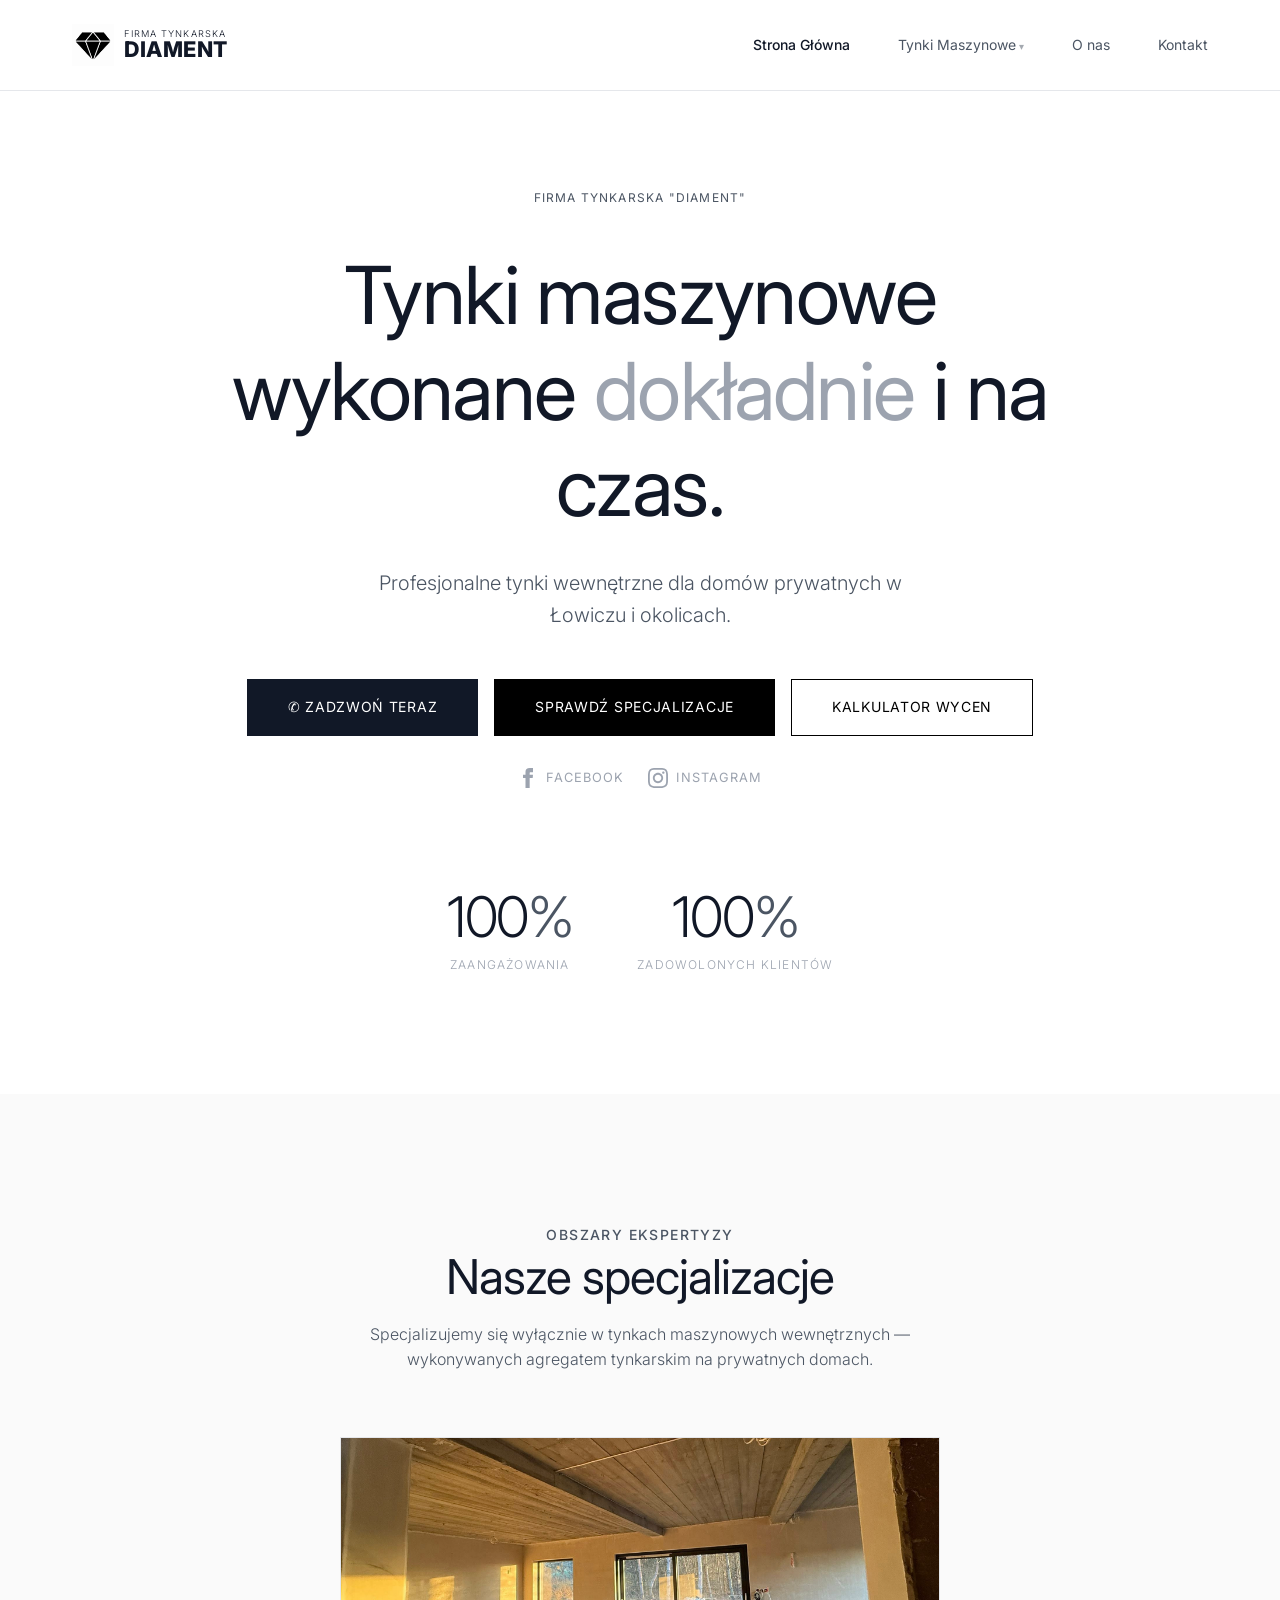
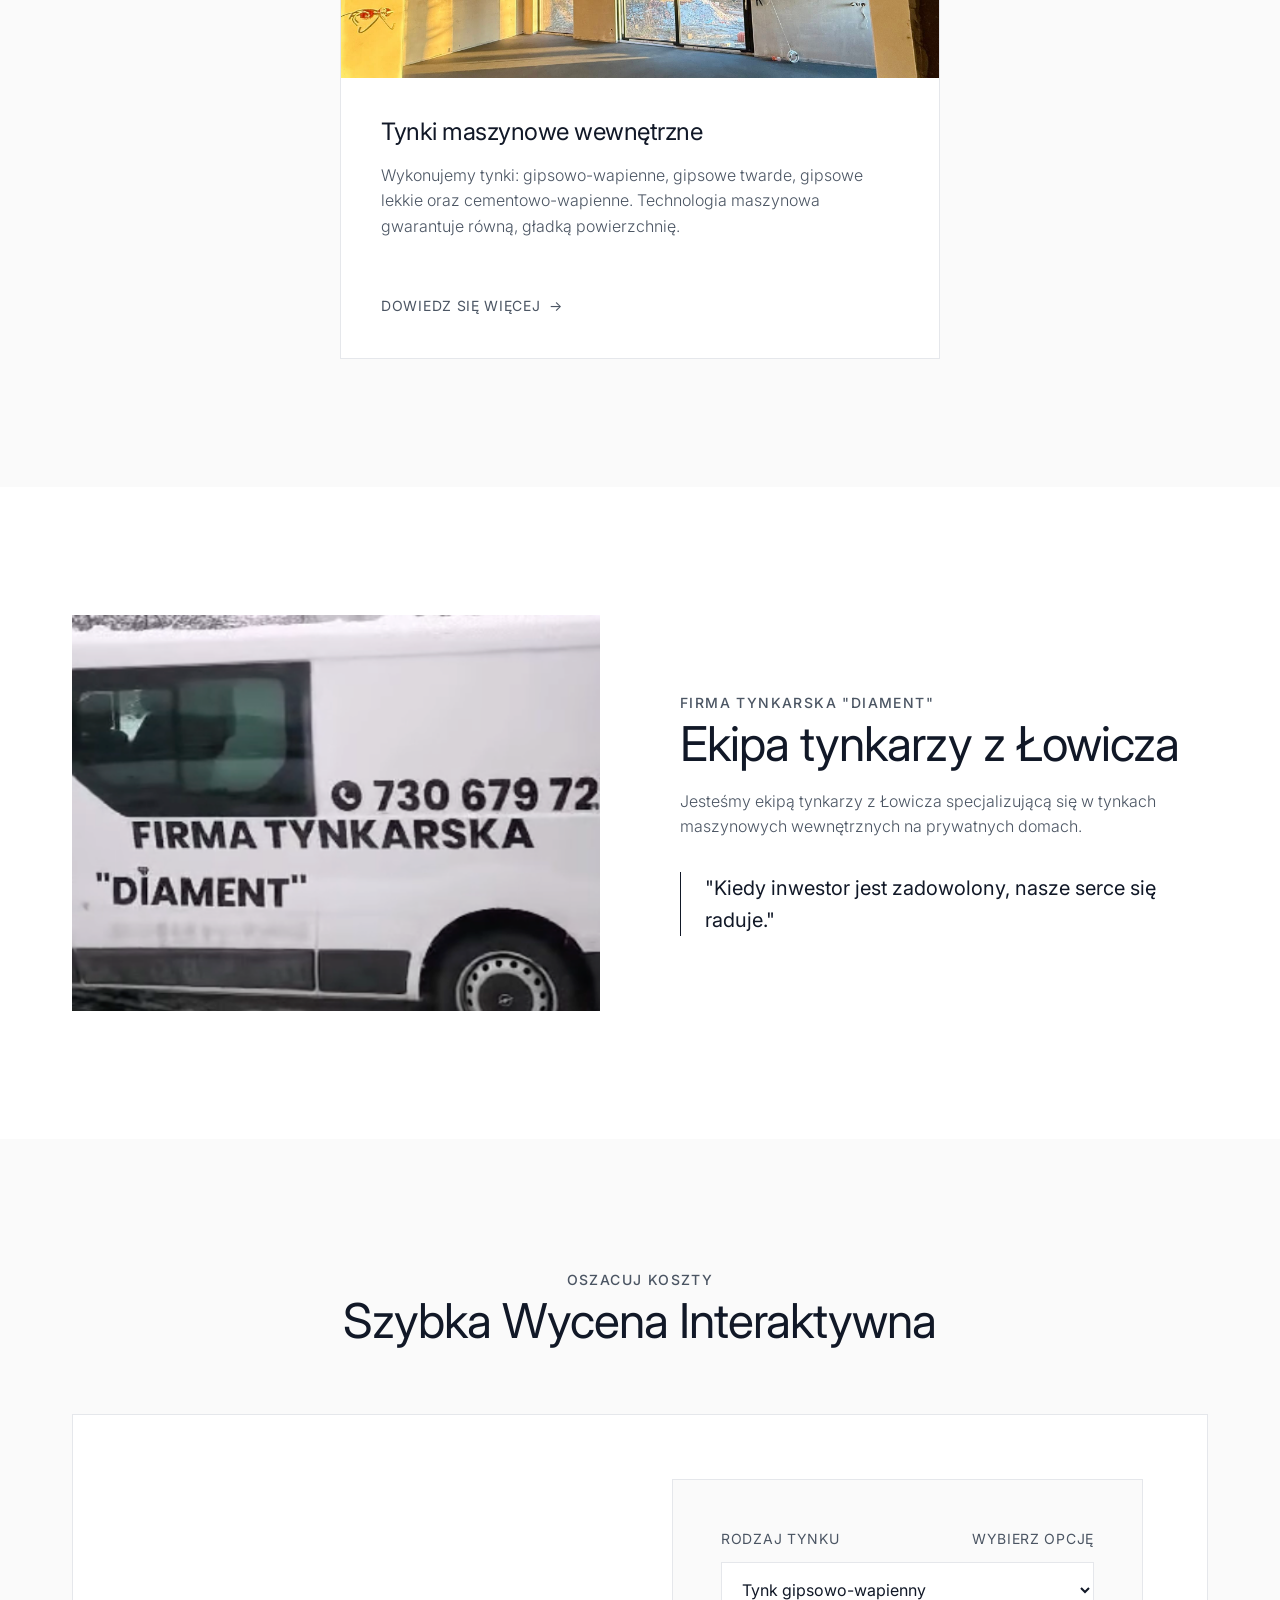
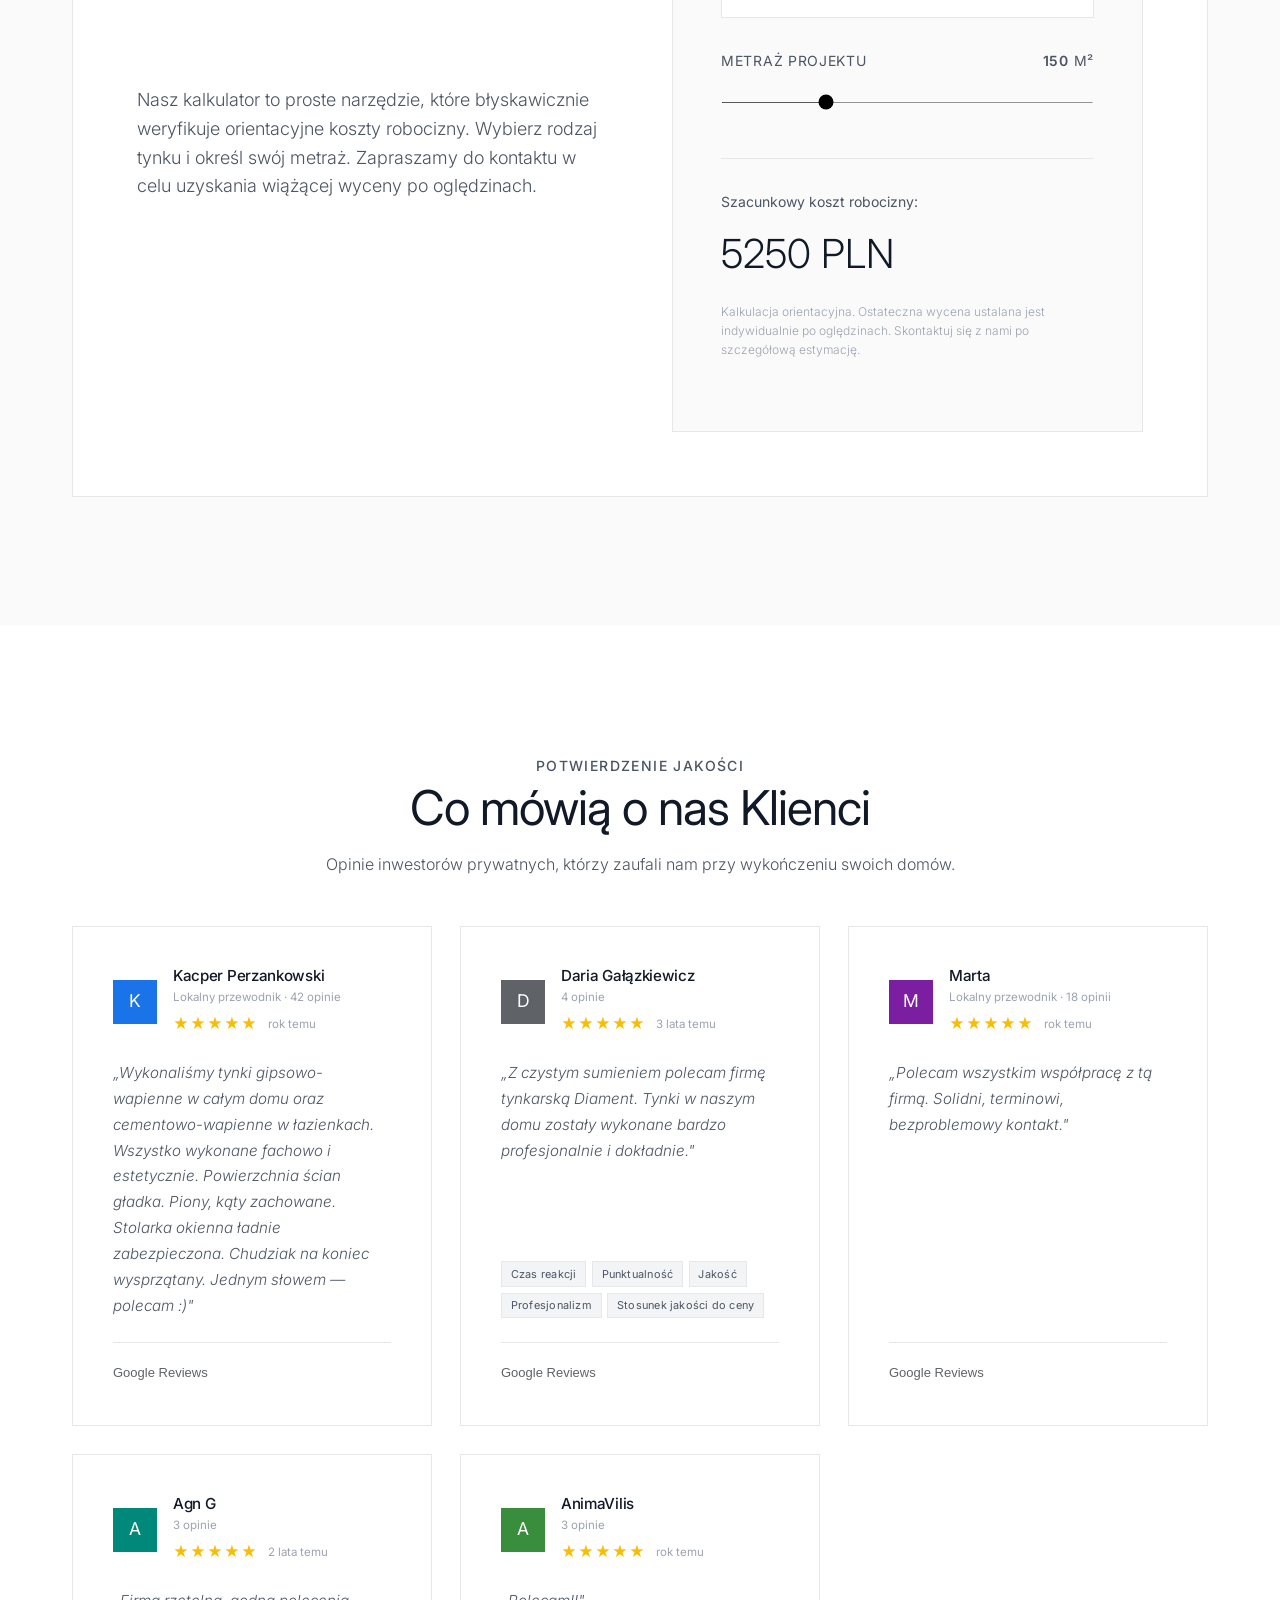
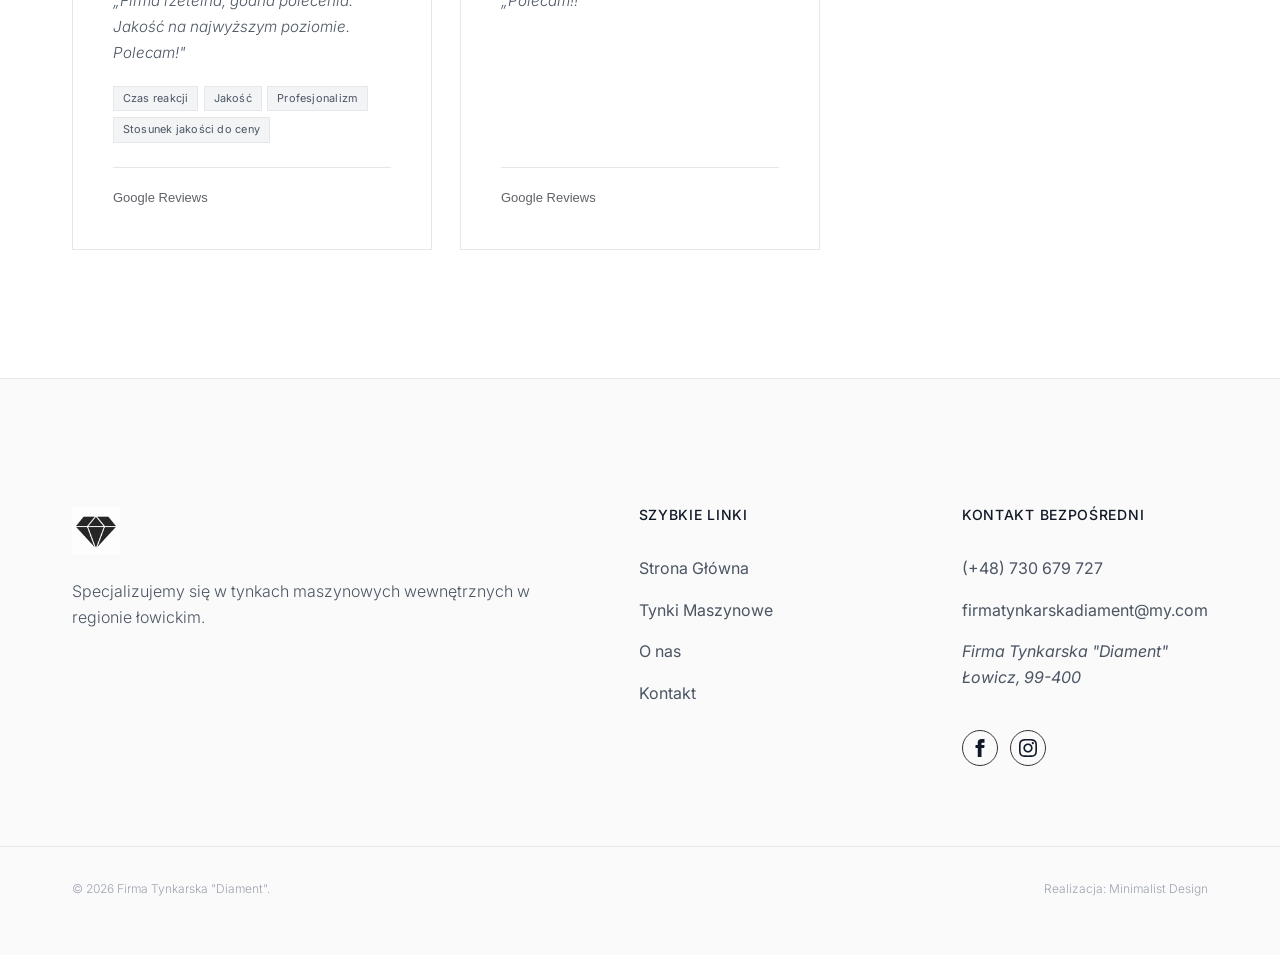
<file: index.html>
<!DOCTYPE html>
<html lang="pl-PL">
<head>
    <meta charset="UTF-8">
    <meta name="viewport" content="width=device-width, initial-scale=1.0">
    <title>Firma Tynkarska "Diament" | Tynki Maszynowe Łowicz</title>
    <link rel="preconnect" href="https://fonts.googleapis.com">
    <link rel="preconnect" href="https://fonts.gstatic.com" crossorigin>
    <link href="https://fonts.googleapis.com/css2?family=Inter:wght@300;400;500;600;700;800&display=swap" rel="stylesheet">
    <link rel="stylesheet" href="./style.css">
</head>
<body>

    <!-- Navbar -->
    <header class="navbar">
        <div class="container nav-container">
            <a href="./index.html" class="logo">
                <img src="./images/logo.png" alt='Firma Tynkarska "Diament"'>
                <div class="logo-brand">
                    <span class="logo-brand-top">Firma Tynkarska</span>
                    <span class="logo-brand-bottom">Diament</span>
                </div>
            </a>
            <button class="mobile-menu-btn" aria-label="Otwórz menu">
                <span class="bar"></span>
                <span class="bar"></span>
                <span class="bar"></span>
            </button>
            <nav class="nav-links">
                <a href="./index.html" style="color: var(--color-primary); font-weight: 500;">Strona Główna</a>
                <div class="dropdown">
                    <a href="./tynki.html">Tynki Maszynowe</a>
                    <div class="dropdown-menu">
                        <a href="./tynki.html#tynk-gipsowo-wapienny">Tynk gipsowo-wapienny</a>
                        <a href="./tynki.html#tynk-gipsowy-twardy">Tynk gipsowy twardy</a>
                        <a href="./tynki.html#tynk-gipsowy-lekki">Tynk gipsowy lekki</a>
                        <a href="./tynki.html#tynk-cementowo-wapienny">Tynk cementowo-wapienny</a>
                    </div>
                </div>
                <a href="./o-nas.html">O nas</a>
                <a href="./kontakt.html">Kontakt</a>
            </nav>
        </div>
    </header>

    <!-- Hero -->
    <section class="hero animate-on-scroll">
        <div class="container hero-content">
            <div class="hero-text">
                <span class="badge">Firma Tynkarska "Diament"</span>
                <h1>Tynki maszynowe wykonane <span>dokładnie</span> i na czas.</h1>
                <p>Profesjonalne tynki wewnętrzne dla domów prywatnych w Łowiczu i okolicach.</p>
                <div class="hero-buttons">
                    <a href="tel:+48730679727" class="btn btn-primary" style="background-color: var(--color-heading); border-color: var(--color-heading); color: white;">&#9990; Zadzwoń teraz</a>
                    <a href="./tynki.html" class="btn btn-primary">Sprawdź specjalizacje</a>
                    <a href="#wycena" class="btn btn-outline">Kalkulator wycen</a>
                </div>
                <div class="hero-social">
                    <a href="https://www.facebook.com/profile.php?id=100076384202896" target="_blank" class="hero-social-link" aria-label="Facebook Diament">
                        <svg width="20" height="20" fill="currentColor" viewBox="0 0 24 24"><path d="M9 8h-3v4h3v12h5v-12h3.642l.358-4h-4v-1.667c0-.955.192-1.333 1.115-1.333h2.885v-5h-3.808c-3.596 0-5.192 1.583-5.192 4.615v3.385z"/></svg>
                        <span>Facebook</span>
                    </a>
                    <a href="https://www.instagram.com/firma.tynkarska.diament" target="_blank" class="hero-social-link" aria-label="Instagram Diament">
                        <svg width="20" height="20" fill="currentColor" viewBox="0 0 24 24"><path d="M12 2.163c3.204 0 3.584.012 4.85.07 3.252.148 4.771 1.691 4.919 4.919.058 1.265.069 1.645.069 4.849 0 3.205-.012 3.584-.069 4.849-.149 3.225-1.664 4.771-4.919 4.919-1.266.058-1.644.07-4.85.07-3.204 0-3.584-.012-4.849-.07-3.26-.149-4.771-1.699-4.919-4.92-.058-1.265-.07-1.644-.07-4.849 0-3.204.013-3.583.07-4.849.149-3.227 1.664-4.771 4.919-4.919 1.266-.057 1.645-.069 4.849-.069zm0-2.163c-3.259 0-3.667.014-4.947.072-4.358.2-6.78 2.618-6.98 6.98-.059 1.281-.073 1.689-.073 4.948 0 3.259.014 3.668.072 4.948.2 4.358 2.618 6.78 6.98 6.98 1.281.058 1.689.072 4.948.072 3.259 0 3.668-.014 4.948-.072 4.354-.2 6.782-2.618 6.979-6.98.059-1.28.073-1.689.073-4.948 0-3.259-.014-3.667-.072-4.947-.196-4.354-2.617-6.78-6.979-6.98-1.281-.059-1.69-.073-4.949-.073zm0 5.838c-3.403 0-6.162 2.759-6.162 6.162s2.759 6.163 6.162 6.163 6.162-2.759 6.162-6.163c0-3.403-2.759-6.162-6.162-6.162zm0 10.162c-2.209 0-4-1.79-4-4 0-2.209 1.791-4 4-4s4 1.791 4 4c0 2.21-1.791 4-4 4zm6.406-11.845c-.796 0-1.441.645-1.441 1.44s.645 1.44 1.441 1.44c.795 0 1.439-.645 1.439-1.44s-.644-1.44-1.439-1.44z"/></svg>
                        <span>Instagram</span>
                    </a>
                </div>
            </div>
            <div class="hero-stats">
                <div class="stat-box">
                    <h3>100<span>%</span></h3>
                    <p>Zaangażowania</p>
                </div>
                <div class="stat-box">
                    <h3>100<span>%</span></h3>
                    <p>Zadowolonych klientów</p>
                </div>
            </div>
        </div>
    </section>

    <!-- Usługi -->
    <section id="uslugi" class="services section-padding bg-light">
        <div class="container animate-on-scroll">
            <div class="section-header text-center">
                <span class="section-subtitle">Obszary Ekspertyzy</span>
                <h2 class="section-title">Nasze specjalizacje</h2>
                <p style="max-width: 600px; margin: 0 auto;">Specjalizujemy się wyłącznie w tynkach maszynowych wewnętrznych — wykonywanych agregatem tynkarskim na prywatnych domach.</p>
            </div>
            <div class="services-grid" style="max-width: 600px; margin-left: auto; margin-right: auto;">
                <a href="./tynki.html" class="service-card animate-on-scroll">
                    <img src="./images/tynki/1.jpg" alt="Tynki maszynowe wewnętrzne" class="service-img">
                    <div class="service-content">
                        <h3>Tynki maszynowe wewnętrzne</h3>
                        <p>Wykonujemy tynki: gipsowo-wapienne, gipsowe twarde, gipsowe lekkie oraz cementowo-wapienne. Technologia maszynowa gwarantuje równą, gładką powierzchnię.</p>
                        <span class="service-link">Dowiedz się więcej</span>
                    </div>
                </a>
            </div>
        </div>
    </section>

    <!-- O Nas -->
    <section id="o-nas" class="about section-padding">
        <div class="container about-container animate-on-scroll">
            <div class="about-image">
                <img src="./images/onas.png" alt='Ekipa Firmy Tynkarskiej "Diament"' style="max-width: 100%; margin: 0 auto; display: block; object-fit: cover; aspect-ratio: 4/3;">
            </div>
            <div class="about-text">
                <span class="section-subtitle">Firma Tynkarska "Diament"</span>
                <h2 class="section-title">Ekipa tynkarzy z Łowicza</h2>
                <p>Jesteśmy ekipą tynkarzy z Łowicza specjalizującą się w tynkach maszynowych wewnętrznych na prywatnych domach.</p>
                <div class="highlight-quote">
                    "Kiedy inwestor jest zadowolony, nasze serce się raduje."
                </div>
            </div>
        </div>
    </section>

    <!-- Kalkulator -->
    <section id="wycena" class="calculator section-padding bg-light">
        <div class="container animate-on-scroll">
            <div class="section-header text-center" style="margin-bottom: 4rem;">
                <span class="section-subtitle">Oszacuj Koszty</span>
                <h2 class="section-title">Szybka Wycena Interaktywna</h2>
            </div>

            <div class="calculator-wrapper">
                <div class="calculator-text">
                    <p>Nasz kalkulator to proste narzędzie, które błyskawicznie weryfikuje orientacyjne koszty robocizny. Wybierz rodzaj tynku i określ swój metraż. Zapraszamy do kontaktu w celu uzyskania wiążącej wyceny po oględzinach.</p>
                </div>

                <div class="calculator-form">
                    <div class="form-group">
                        <label for="service-type">Rodzaj tynku <span>Wybierz Opcję</span></label>
                        <select id="service-type" class="form-control">
                            <option value="tynk_gipsowo_wapienny">Tynk gipsowo-wapienny</option>
                            <option value="tynk_gipsowy_twardy">Tynk gipsowy twardy</option>
                            <option value="tynk_gipsowy_lekki">Tynk gipsowy lekki</option>
                            <option value="tynk_cementowo_wapienny">Tynk cementowo-wapienny</option>
                        </select>
                    </div>
                    <div class="form-group">
                        <label for="area-size">Metraż Projektu <span><span id="area-val" style="font-weight: 600;">150</span> m²</span></label>
                        <input type="range" id="area-size" min="20" max="500" value="150" step="5" class="range-slider">
                    </div>
                    <div class="calculator-result">
                        <span class="result-label">Szacunkowy koszt robocizny:</span>
                        <span class="result-value" id="calc-result"></span>
                    </div>
                    <p class="calc-note">Kalkulacja orientacyjna. Ostateczna wycena ustalana jest indywidualnie po oględzinach. Skontaktuj się z nami po szczegółową estymację.</p>
                </div>
            </div>
        </div>
    </section>

    <!-- Opinie -->
    <section id="opinie" class="opinions section-padding">
        <div class="container animate-on-scroll">
            <div class="section-header text-center">
                <span class="section-subtitle">Potwierdzenie Jakości</span>
                <h2 class="section-title">Co mówią o nas Klienci</h2>
                <p>Opinie inwestorów prywatnych, którzy zaufali nam przy wykończeniu swoich domów.</p>
            </div>

            <div class="reviews-slider-wrapper">
            <div class="reviews-grid" id="reviews-slider" style="grid-template-columns: repeat(3, 1fr);">

                <!-- Kacper Perzankowski -->
                <div class="review-card">
                    <div class="review-header">
                        <div class="reviewer-avatar" style="background: #1a73e8;">K</div>
                        <div class="reviewer-info">
                            <h4>Kacper Perzankowski</h4>
                            <span class="reviewer-meta">Lokalny przewodnik · 42 opinie</span>
                            <div class="review-rating">
                                <div class="stars">★★★★★</div>
                                <span class="review-time">rok temu</span>
                            </div>
                        </div>
                    </div>
                    <p class="review-text">„Wykonaliśmy tynki gipsowo-wapienne w całym domu oraz cementowo-wapienne w łazienkach. Wszystko wykonane fachowo i estetycznie. Powierzchnia ścian gładka. Piony, kąty zachowane. Stolarka okienna ładnie zabezpieczona. Chudziak na koniec wysprzątany. Jednym słowem — polecam :)"</p>
                    <div class="google-logo">
                        <span style="font-weight: 500; font-family: Arial; font-size: 13px; color: #5F6368;">Google Reviews</span>
                    </div>
                </div>

                <!-- Daria Gałązkiewicz -->
                <div class="review-card">
                    <div class="review-header">
                        <div class="reviewer-avatar" style="background: #5f6368;">D</div>
                        <div class="reviewer-info">
                            <h4>Daria Gałązkiewicz</h4>
                            <span class="reviewer-meta">4 opinie</span>
                            <div class="review-rating">
                                <div class="stars">★★★★★</div>
                                <span class="review-time">3 lata temu</span>
                            </div>
                        </div>
                    </div>
                    <p class="review-text">„Z czystym sumieniem polecam firmę tynkarską Diament. Tynki w naszym domu zostały wykonane bardzo profesjonalnie i dokładnie."</p>
                    <div class="review-tags">
                        <span class="review-tag">Czas reakcji</span>
                        <span class="review-tag">Punktualność</span>
                        <span class="review-tag">Jakość</span>
                        <span class="review-tag">Profesjonalizm</span>
                        <span class="review-tag">Stosunek jakości do ceny</span>
                    </div>
                    <div class="google-logo">
                        <span style="font-weight: 500; font-family: Arial; font-size: 13px; color: #5F6368;">Google Reviews</span>
                    </div>
                </div>

                <!-- Marta -->
                <div class="review-card">
                    <div class="review-header">
                        <div class="reviewer-avatar" style="background: #7b1ea2;">M</div>
                        <div class="reviewer-info">
                            <h4>Marta</h4>
                            <span class="reviewer-meta">Lokalny przewodnik · 18 opinii</span>
                            <div class="review-rating">
                                <div class="stars">★★★★★</div>
                                <span class="review-time">rok temu</span>
                            </div>
                        </div>
                    </div>
                    <p class="review-text">„Polecam wszystkim współpracę z tą firmą. Solidni, terminowi, bezproblemowy kontakt."</p>
                    <div class="google-logo">
                        <span style="font-weight: 500; font-family: Arial; font-size: 13px; color: #5F6368;">Google Reviews</span>
                    </div>
                </div>

                <!-- Agn G -->
                <div class="review-card">
                    <div class="review-header">
                        <div class="reviewer-avatar" style="background: #00897b;">A</div>
                        <div class="reviewer-info">
                            <h4>Agn G</h4>
                            <span class="reviewer-meta">3 opinie</span>
                            <div class="review-rating">
                                <div class="stars">★★★★★</div>
                                <span class="review-time">2 lata temu</span>
                            </div>
                        </div>
                    </div>
                    <p class="review-text">„Firma rzetelna, godna polecenia. Jakość na najwyższym poziomie. Polecam!"</p>
                    <div class="review-tags">
                        <span class="review-tag">Czas reakcji</span>
                        <span class="review-tag">Jakość</span>
                        <span class="review-tag">Profesjonalizm</span>
                        <span class="review-tag">Stosunek jakości do ceny</span>
                    </div>
                    <div class="google-logo">
                        <span style="font-weight: 500; font-family: Arial; font-size: 13px; color: #5F6368;">Google Reviews</span>
                    </div>
                </div>

                <!-- AnimaVilis -->
                <div class="review-card">
                    <div class="review-header">
                        <div class="reviewer-avatar" style="background: #388e3c;">A</div>
                        <div class="reviewer-info">
                            <h4>AnimaVilis</h4>
                            <span class="reviewer-meta">3 opinie</span>
                            <div class="review-rating">
                                <div class="stars">★★★★★</div>
                                <span class="review-time">rok temu</span>
                            </div>
                        </div>
                    </div>
                    <p class="review-text">„Polecam!!"</p>
                    <div class="google-logo">
                        <span style="font-weight: 500; font-family: Arial; font-size: 13px; color: #5F6368;">Google Reviews</span>
                    </div>
                </div>

            </div><!-- /reviews-grid -->

            <div class="slider-controls">
                <button class="slider-arrow slider-prev" aria-label="Poprzednia opinia">&#8592;</button>
                <div class="slider-dots" id="slider-dots"></div>
                <button class="slider-arrow slider-next" aria-label="Następna opinia">&#8594;</button>
            </div>

            </div><!-- /reviews-slider-wrapper -->
        </div>
    </section>

    <!-- Footer -->
    <footer id="kontakt" class="footer">
        <div class="container footer-grid animate-on-scroll">
            <div class="footer-brand">
                <img src="./images/logo.png" alt='Firma Tynkarska "Diament"' class="footer-logo">
                <p>Specjalizujemy się w tynkach maszynowych wewnętrznych w regionie łowickim.</p>
            </div>

            <div class="footer-links">
                <h4>Szybkie Linki</h4>
                <ul>
                    <li><a href="./index.html">Strona Główna</a></li>
                    <li><a href="./tynki.html">Tynki Maszynowe</a></li>
                    <li><a href="./o-nas.html">O nas</a></li>
                    <li><a href="./kontakt.html">Kontakt</a></li>
                </ul>
            </div>

            <div class="footer-contact">
                <h4>Kontakt Bezpośredni</h4>
                <ul>
                    <li><a href="tel:+48730679727">(+48) 730 679 727</a></li>
                    <li><a href="mailto:firmatynkarskadiament@my.com">firmatynkarskadiament@my.com</a></li>
                    <li>
                        <address>Firma Tynkarska "Diament"<br>Łowicz, 99-400</address>
                    </li>
                    <li>
                        <div style="display: flex; gap: 0.75rem; margin-top: 0.5rem;">
                            <a href="https://www.facebook.com/profile.php?id=100076384202896" target="_blank" class="footer-social-fb" aria-label="Facebook Diament">
                                <svg width="18" height="18" fill="currentColor" viewBox="0 0 24 24"><path d="M9 8h-3v4h3v12h5v-12h3.642l.358-4h-4v-1.667c0-.955.192-1.333 1.115-1.333h2.885v-5h-3.808c-3.596 0-5.192 1.583-5.192 4.615v3.385z"/></svg>
                            </a>
                            <a href="https://www.instagram.com/firma.tynkarska.diament" target="_blank" class="footer-social-fb" aria-label="Instagram Diament">
                                <svg width="18" height="18" fill="currentColor" viewBox="0 0 24 24"><path d="M12 2.163c3.204 0 3.584.012 4.85.07 3.252.148 4.771 1.691 4.919 4.919.058 1.265.069 1.645.069 4.849 0 3.205-.012 3.584-.069 4.849-.149 3.225-1.664 4.771-4.919 4.919-1.266.058-1.644.07-4.85.07-3.204 0-3.584-.012-4.849-.07-3.26-.149-4.771-1.699-4.919-4.92-.058-1.265-.07-1.644-.07-4.849 0-3.204.013-3.583.07-4.849.149-3.227 1.664-4.771 4.919-4.919 1.266-.057 1.645-.069 4.849-.069zm0-2.163c-3.259 0-3.667.014-4.947.072-4.358.2-6.78 2.618-6.98 6.98-.059 1.281-.073 1.689-.073 4.948 0 3.259.014 3.668.072 4.948.2 4.358 2.618 6.78 6.98 6.98 1.281.058 1.689.072 4.948.072 3.259 0 3.668-.014 4.948-.072 4.354-.2 6.782-2.618 6.979-6.98.059-1.28.073-1.689.073-4.948 0-3.259-.014-3.667-.072-4.947-.196-4.354-2.617-6.78-6.979-6.98-1.281-.059-1.69-.073-4.949-.073zm0 5.838c-3.403 0-6.162 2.759-6.162 6.162s2.759 6.163 6.162 6.163 6.162-2.759 6.162-6.163c0-3.403-2.759-6.162-6.162-6.162zm0 10.162c-2.209 0-4-1.79-4-4 0-2.209 1.791-4 4-4s4 1.791 4 4c0 2.21-1.791 4-4 4zm6.406-11.845c-.796 0-1.441.645-1.441 1.44s.645 1.44 1.441 1.44c.795 0 1.439-.645 1.439-1.44s-.644-1.44-1.439-1.44z"/></svg>
                            </a>
                        </div>
                    </li>
                </ul>
            </div>
        </div>
        <div class="footer-bottom">
            <div class="container" style="display: flex; justify-content: space-between; align-items: center;">
                <p>&copy; 2026 Firma Tynkarska "Diament".</p>
                <p>Realizacja: Minimalist Design</p>
            </div>
        </div>
    </footer>

    <script src="./script.js"></script>
</body>
</html>
</file>
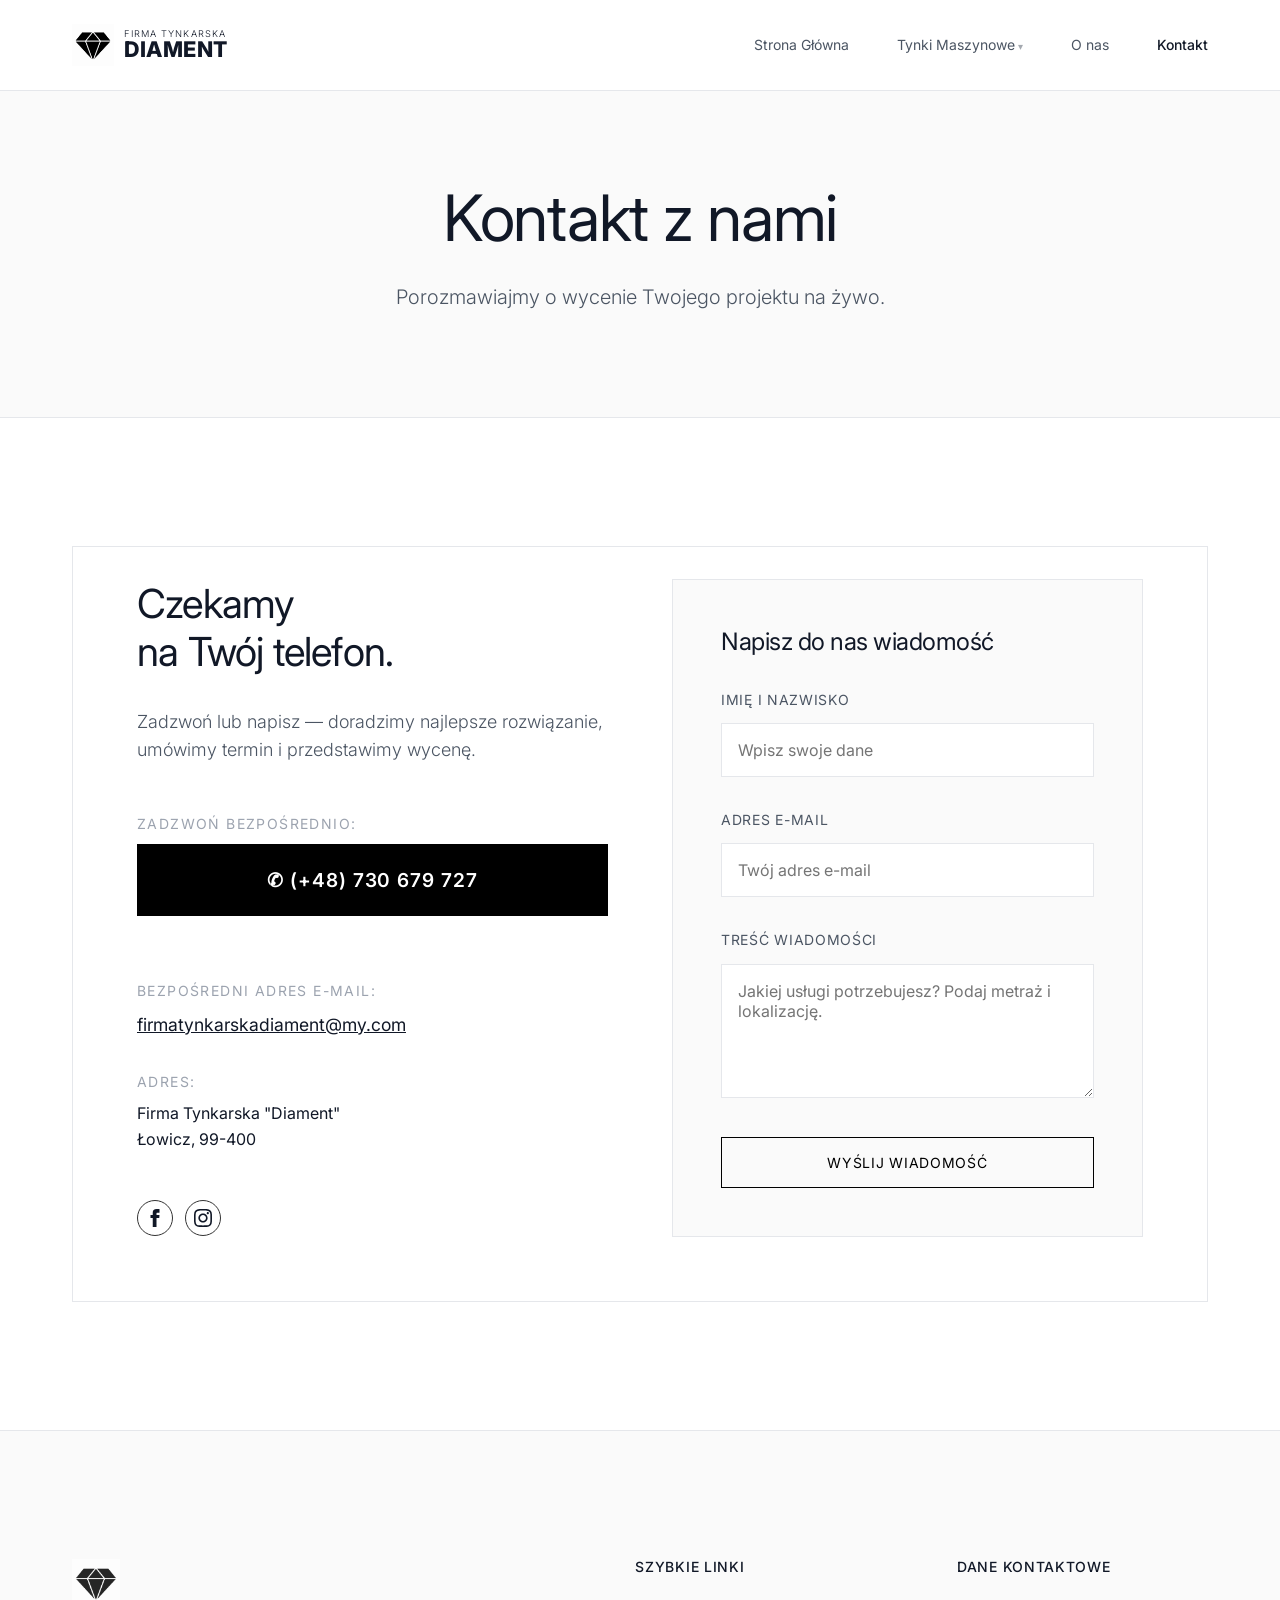
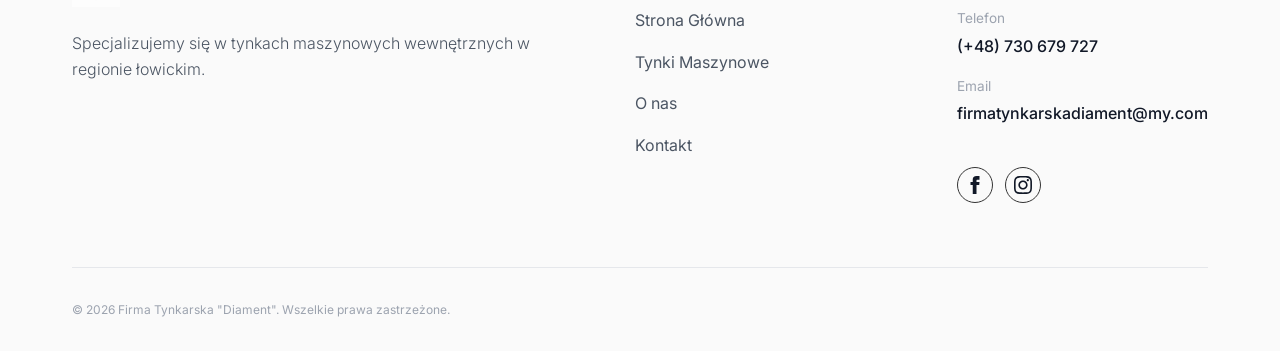
<file: kontakt.html>
<!DOCTYPE html>
<html lang="pl-PL">
<head>
    <meta charset="UTF-8">
    <meta name="viewport" content="width=device-width, initial-scale=1.0">
    <title>Kontakt - Firma Tynkarska "Diament" Łowicz</title>
    <link rel="preconnect" href="https://fonts.googleapis.com">
    <link rel="preconnect" href="https://fonts.gstatic.com" crossorigin>
    <link href="https://fonts.googleapis.com/css2?family=Inter:wght@300;400;500;600;700;800&display=swap" rel="stylesheet">
    <link rel="stylesheet" href="style.css">
</head>
<body>

    <!-- Lightbox Modal -->
    <div id="lightbox-modal" class="modal">
        <span class="close-modal">&times;</span>
        <a class="modal-nav modal-prev">&#10094;</a>
        <img class="modal-content" id="lightbox-img">
        <a class="modal-nav modal-next">&#10095;</a>
    </div>

    <!-- Navbar -->
    <header class="navbar">
        <div class="container nav-container">
            <a href="./index.html" class="logo">
                <img src="./images/logo.png" alt='Firma Tynkarska "Diament"'>
                <div class="logo-brand">
                    <span class="logo-brand-top">Firma Tynkarska</span>
                    <span class="logo-brand-bottom">Diament</span>
                </div>
            </a>
            <button class="mobile-menu-btn" aria-label="Otwórz menu">
                <span class="bar"></span>
                <span class="bar"></span>
                <span class="bar"></span>
            </button>
            <nav class="nav-links">
                <a href="./index.html">Strona Główna</a>
                <div class="dropdown">
                    <a href="./tynki.html">Tynki Maszynowe</a>
                    <div class="dropdown-menu">
                        <a href="./tynki.html#tynk-gipsowo-wapienny">Tynk gipsowo-wapienny</a>
                        <a href="./tynki.html#tynk-gipsowy-twardy">Tynk gipsowy twardy</a>
                        <a href="./tynki.html#tynk-gipsowy-lekki">Tynk gipsowy lekki</a>
                        <a href="./tynki.html#tynk-cementowo-wapienny">Tynk cementowo-wapienny</a>
                    </div>
                </div>
                <a href="./o-nas.html">O nas</a>
                <a href="./kontakt.html" style="color: var(--color-primary); font-weight: 500;">Kontakt</a>
            </nav>
        </div>
    </header>

    <!-- Page Header -->
    <header class="page-header">
        <div class="container animate-on-scroll">
            <h1>Kontakt z nami</h1>
            <p style="font-size: 1.25rem; color: var(--color-text-main); font-weight: 300;">Porozmawiajmy o wycenie Twojego projektu na żywo.</p>
        </div>
    </header>

    <section class="section-padding">
        <div class="container animate-on-scroll">
            <div class="calculator-wrapper" style="margin-top: 0; padding-top: 2rem;">

                <!-- Dane kontaktowe -->
                <div class="calculator-text">
                    <h2 class="section-title" style="font-size: 2.5rem; margin-bottom: 2rem;">Czekamy<br>na Twój <span>telefon</span>.</h2>
                    <p>Zadzwoń lub napisz — doradzimy najlepsze rozwiązanie, umówimy termin i przedstawimy wycenę.</p>

                    <div style="margin-top: 3rem;">
                        <span style="display: block; font-size: 0.875rem; color: var(--color-text-light); text-transform: uppercase; letter-spacing: 0.1em; margin-bottom: 0.5rem;">Zadzwoń bezpośrednio:</span>
                        <a href="tel:+48730679727" class="btn btn-primary" style="font-size: 1.2rem; font-weight: 600; padding: 1.25rem 3rem; margin-bottom: 2rem; width: 100%; text-align: center;">&#9990; (+48) 730 679 727</a>
                    </div>

                    <div style="margin-top: 2rem;">
                        <span style="display: block; font-size: 0.875rem; color: var(--color-text-light); text-transform: uppercase; letter-spacing: 0.1em; margin-bottom: 0.5rem;">Bezpośredni Adres E-mail:</span>
                        <a href="mailto:firmatynkarskadiament@my.com" style="font-size: 1.1rem; font-weight: 400; color: var(--color-heading); font-family: var(--font-heading); text-decoration: underline;">firmatynkarskadiament@my.com</a>
                    </div>

                    <div style="margin-top: 2rem;">
                        <span style="display: block; font-size: 0.875rem; color: var(--color-text-light); text-transform: uppercase; letter-spacing: 0.1em; margin-bottom: 0.5rem;">Adres:</span>
                        <address style="font-style: normal; color: var(--color-heading);">Firma Tynkarska "Diament"<br>Łowicz, 99-400</address>
                    </div>

                    <div style="margin-top: 2rem; display: flex; gap: 0.75rem;">
                        <a href="https://www.facebook.com/profile.php?id=100076384202896" target="_blank" class="footer-social-fb" aria-label="Facebook Diament">
                            <svg width="18" height="18" fill="currentColor" viewBox="0 0 24 24"><path d="M9 8h-3v4h3v12h5v-12h3.642l.358-4h-4v-1.667c0-.955.192-1.333 1.115-1.333h2.885v-5h-3.808c-3.596 0-5.192 1.583-5.192 4.615v3.385z"/></svg>
                        </a>
                        <a href="https://www.instagram.com/firma.tynkarska.diament" target="_blank" class="footer-social-fb" aria-label="Instagram Diament">
                            <svg width="18" height="18" fill="currentColor" viewBox="0 0 24 24"><path d="M12 2.163c3.204 0 3.584.012 4.85.07 3.252.148 4.771 1.691 4.919 4.919.058 1.265.069 1.645.069 4.849 0 3.205-.012 3.584-.069 4.849-.149 3.225-1.664 4.771-4.919 4.919-1.266.058-1.644.07-4.85.07-3.204 0-3.584-.012-4.849-.07-3.26-.149-4.771-1.699-4.919-4.92-.058-1.265-.07-1.644-.07-4.849 0-3.204.013-3.583.07-4.849.149-3.227 1.664-4.771 4.919-4.919 1.266-.057 1.645-.069 4.849-.069zm0-2.163c-3.259 0-3.667.014-4.947.072-4.358.2-6.78 2.618-6.98 6.98-.059 1.281-.073 1.689-.073 4.948 0 3.259.014 3.668.072 4.948.2 4.358 2.618 6.78 6.98 6.98 1.281.058 1.689.072 4.948.072 3.259 0 3.668-.014 4.948-.072 4.354-.2 6.782-2.618 6.979-6.98.059-1.28.073-1.689.073-4.948 0-3.259-.014-3.667-.072-4.947-.196-4.354-2.617-6.78-6.979-6.98-1.281-.059-1.69-.073-4.949-.073zm0 5.838c-3.403 0-6.162 2.759-6.162 6.162s2.759 6.163 6.162 6.163 6.162-2.759 6.162-6.163c0-3.403-2.759-6.162-6.162-6.162zm0 10.162c-2.209 0-4-1.79-4-4 0-2.209 1.791-4 4-4s4 1.791 4 4c0 2.21-1.791 4-4 4zm6.406-11.845c-.796 0-1.441.645-1.441 1.44s.645 1.44 1.441 1.44c.795 0 1.439-.645 1.439-1.44s-.644-1.44-1.439-1.44z"/></svg>
                        </a>
                    </div>
                </div>

                <!-- Formularz -->
                <div class="calculator-form">
                    <h3 style="font-size: 1.5rem; margin-bottom: 2rem; font-weight: 400;">Napisz do nas wiadomość</h3>
                    <form action="#" method="POST" onsubmit="event.preventDefault(); alert('Wiadomość wysłana. Odezwiemy się wkrótce!');">
                        <div class="form-group">
                            <label for="name">Imię i Nazwisko</label>
                            <input type="text" id="name" class="form-control" placeholder="Wpisz swoje dane" required>
                        </div>
                        <div class="form-group">
                            <label for="email">Adres E-mail</label>
                            <input type="email" id="email" class="form-control" placeholder="Twój adres e-mail" required>
                        </div>
                        <div class="form-group">
                            <label for="message">Treść Wiadomości</label>
                            <textarea id="message" class="form-control" rows="5" placeholder="Jakiej usługi potrzebujesz? Podaj metraż i lokalizację." style="resize: vertical; font-family: var(--font-body); padding: 1rem;" required></textarea>
                        </div>
                        <button type="submit" class="btn btn-outline" style="width: 100%; padding: 1rem;">Wyślij wiadomość</button>
                    </form>
                </div>

            </div>
        </div>
    </section>

    <!-- Footer -->
    <footer id="kontakt-footer" class="footer">
        <div class="container footer-grid animate-on-scroll">
            <div class="footer-brand">
                <img src="./images/logo.png" alt='Firma Tynkarska "Diament"' class="footer-logo">
                <p>Specjalizujemy się w tynkach maszynowych wewnętrznych w regionie łowickim.</p>
            </div>
            <div class="footer-links">
                <h4>Szybkie Linki</h4>
                <ul>
                    <li><a href="./index.html">Strona Główna</a></li>
                    <li><a href="./tynki.html">Tynki Maszynowe</a></li>
                    <li><a href="./o-nas.html">O nas</a></li>
                    <li><a href="./kontakt.html">Kontakt</a></li>
                </ul>
            </div>
            <div class="footer-contact">
                <h4>Dane Kontaktowe</h4>
                <ul>
                    <li>
                        <span style="font-size: 0.85rem; color: #9CA3AF;">Telefon</span>
                        <a href="tel:+48730679727" style="font-weight: 500; color: #111827;">(+48) 730 679 727</a>
                    </li>
                    <li style="margin-top: 1rem;">
                        <span style="font-size: 0.85rem; color: #9CA3AF;">Email</span>
                        <a href="mailto:firmatynkarskadiament@my.com" style="font-weight: 500; color: #111827;">firmatynkarskadiament@my.com</a>
                    </li>
                </ul>
                <div style="display: flex; gap: 0.75rem; margin-top: 1.5rem;">
                    <a href="https://www.facebook.com/profile.php?id=100076384202896" target="_blank" class="footer-social-fb" aria-label="Facebook Diament">
                        <svg width="18" height="18" fill="currentColor" viewBox="0 0 24 24"><path d="M9 8h-3v4h3v12h5v-12h3.642l.358-4h-4v-1.667c0-.955.192-1.333 1.115-1.333h2.885v-5h-3.808c-3.596 0-5.192 1.583-5.192 4.615v3.385z"/></svg>
                    </a>
                    <a href="https://www.instagram.com/firma.tynkarska.diament" target="_blank" class="footer-social-fb" aria-label="Instagram Diament">
                        <svg width="18" height="18" fill="currentColor" viewBox="0 0 24 24"><path d="M12 2.163c3.204 0 3.584.012 4.85.07 3.252.148 4.771 1.691 4.919 4.919.058 1.265.069 1.645.069 4.849 0 3.205-.012 3.584-.069 4.849-.149 3.225-1.664 4.771-4.919 4.919-1.266.058-1.644.07-4.85.07-3.204 0-3.584-.012-4.849-.07-3.26-.149-4.771-1.699-4.919-4.92-.058-1.265-.07-1.644-.07-4.849 0-3.204.013-3.583.07-4.849.149-3.227 1.664-4.771 4.919-4.919 1.266-.057 1.645-.069 4.849-.069zm0-2.163c-3.259 0-3.667.014-4.947.072-4.358.2-6.78 2.618-6.98 6.98-.059 1.281-.073 1.689-.073 4.948 0 3.259.014 3.668.072 4.948.2 4.358 2.618 6.78 6.98 6.98 1.281.058 1.689.072 4.948.072 3.259 0 3.668-.014 4.948-.072 4.354-.2 6.782-2.618 6.979-6.98.059-1.28.073-1.689.073-4.948 0-3.259-.014-3.667-.072-4.947-.196-4.354-2.617-6.78-6.979-6.98-1.281-.059-1.69-.073-4.949-.073zm0 5.838c-3.403 0-6.162 2.759-6.162 6.162s2.759 6.163 6.162 6.163 6.162-2.759 6.162-6.163c0-3.403-2.759-6.162-6.162-6.162zm0 10.162c-2.209 0-4-1.79-4-4 0-2.209 1.791-4 4-4s4 1.791 4 4c0 2.21-1.791 4-4 4zm6.406-11.845c-.796 0-1.441.645-1.441 1.44s.645 1.44 1.441 1.44c.795 0 1.439-.645 1.439-1.44s-.644-1.44-1.439-1.44z"/></svg>
                    </a>
                </div>
            </div>
        </div>
        <div class="container">
            <div class="footer-bottom">
                &copy; 2026 Firma Tynkarska "Diament". Wszelkie prawa zastrzeżone.
            </div>
        </div>
    </footer>

    <script src="script.js"></script>
</body>
</html>
</file>
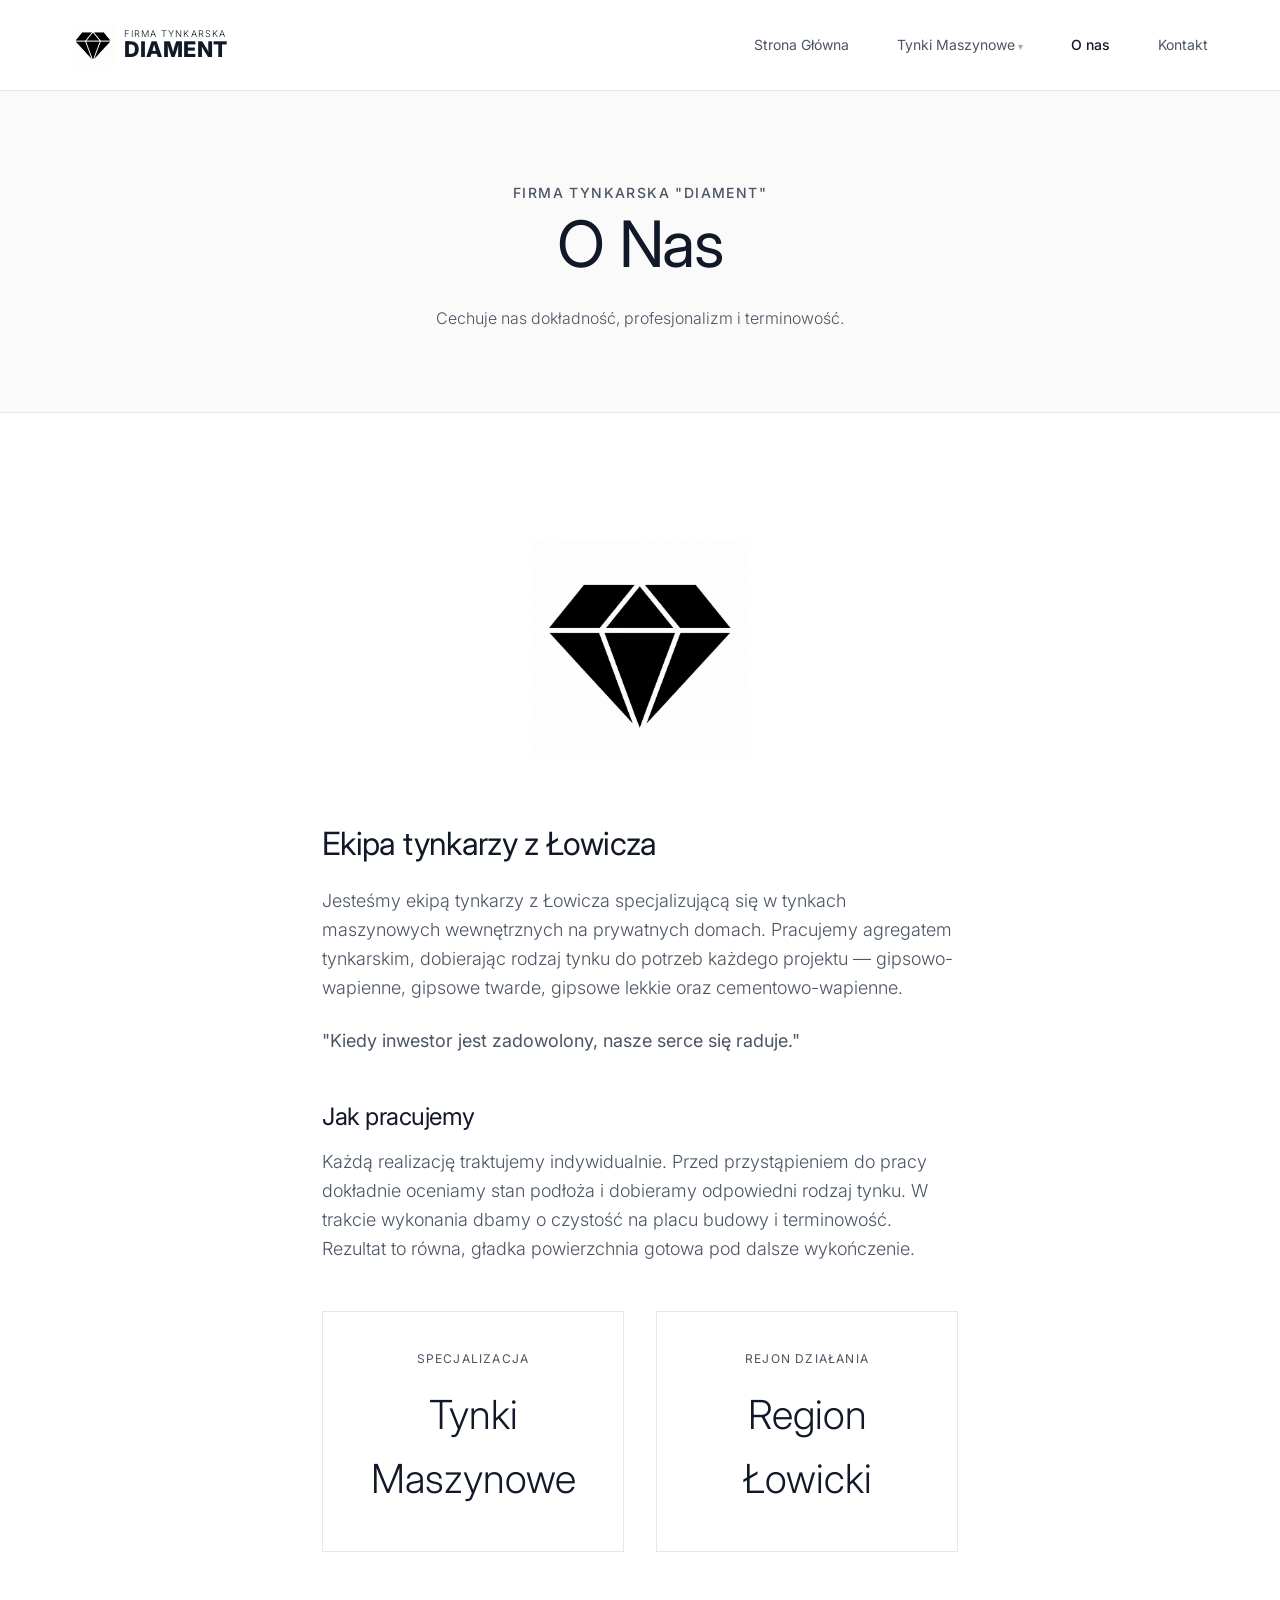
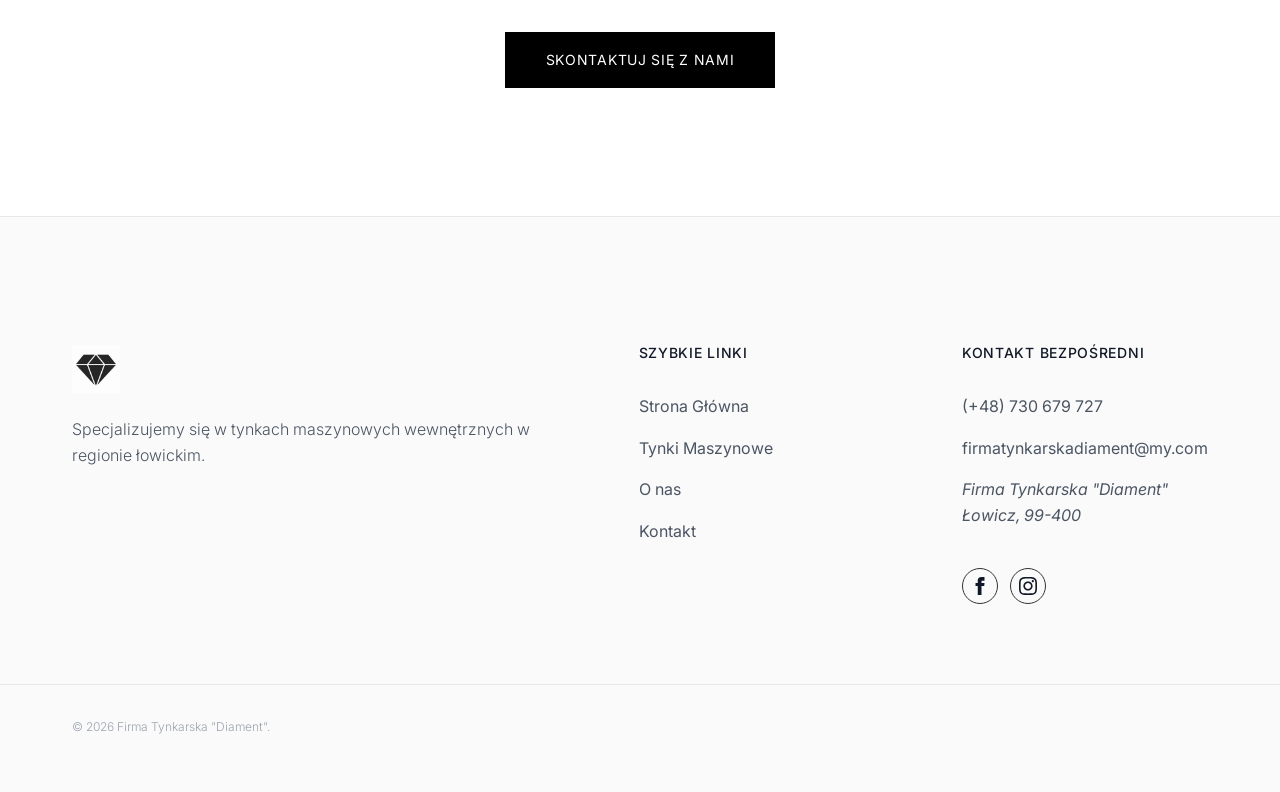
<file: o-nas.html>
<!DOCTYPE html>
<html lang="pl-PL">
<head>
    <meta charset="UTF-8">
    <meta name="viewport" content="width=device-width, initial-scale=1.0">
    <title>O nas - Firma Tynkarska "Diament" Łowicz</title>
    <link rel="preconnect" href="https://fonts.googleapis.com">
    <link rel="preconnect" href="https://fonts.gstatic.com" crossorigin>
    <link href="https://fonts.googleapis.com/css2?family=Inter:wght@300;400;500;600;700;800&display=swap" rel="stylesheet">
    <link rel="stylesheet" href="./style.css">
</head>
<body>

    <!-- Navbar -->
    <header class="navbar">
        <div class="container nav-container">
            <a href="./index.html" class="logo">
                <img src="./images/logo.png" alt='Firma Tynkarska "Diament"'>
                <div class="logo-brand">
                    <span class="logo-brand-top">Firma Tynkarska</span>
                    <span class="logo-brand-bottom">Diament</span>
                </div>
            </a>
            <button class="mobile-menu-btn" aria-label="Otwórz menu">
                <span class="bar"></span>
                <span class="bar"></span>
                <span class="bar"></span>
            </button>
            <nav class="nav-links">
                <a href="./index.html">Strona Główna</a>
                <div class="dropdown">
                    <a href="./tynki.html">Tynki Maszynowe</a>
                    <div class="dropdown-menu">
                        <a href="./tynki.html#tynk-gipsowo-wapienny">Tynk gipsowo-wapienny</a>
                        <a href="./tynki.html#tynk-gipsowy-twardy">Tynk gipsowy twardy</a>
                        <a href="./tynki.html#tynk-gipsowy-lekki">Tynk gipsowy lekki</a>
                        <a href="./tynki.html#tynk-cementowo-wapienny">Tynk cementowo-wapienny</a>
                    </div>
                </div>
                <a href="./o-nas.html" style="color: var(--color-primary); font-weight: 500;">O nas</a>
                <a href="./kontakt.html">Kontakt</a>
            </nav>
        </div>
    </header>

    <!-- Page Header -->
    <section class="page-header animate-on-scroll">
        <div class="container">
            <span class="section-subtitle">Firma Tynkarska "Diament"</span>
            <h1 class="section-title">O Nas</h1>
            <p style="max-width: 700px; margin: 0 auto;">Cechuje nas dokładność, profesjonalizm i terminowość.</p>
        </div>
    </section>

    <!-- Treść -->
    <section class="section-padding">
        <div class="container rich-content animate-on-scroll">

            <img src="./images/logo.png" alt='Firma Tynkarska "Diament"' style="width: 100%; max-width: 220px; height: auto; display: block; margin: 0 auto 3rem auto; object-fit: contain;">

            <h2>Ekipa tynkarzy z Łowicza</h2>
            <p>Jesteśmy ekipą tynkarzy z Łowicza specjalizującą się w tynkach maszynowych wewnętrznych na prywatnych domach. Pracujemy agregatem tynkarskim, dobierając rodzaj tynku do potrzeb każdego projektu — gipsowo-wapienne, gipsowe twarde, gipsowe lekkie oraz cementowo-wapienne.</p>

            <blockquote class="highlight-quote">
                "Kiedy inwestor jest zadowolony, nasze serce się raduje."
            </blockquote>

            <h3>Jak pracujemy</h3>
            <p>Każdą realizację traktujemy indywidualnie. Przed przystąpieniem do pracy dokładnie oceniamy stan podłoża i dobieramy odpowiedni rodzaj tynku. W trakcie wykonania dbamy o czystość na placu budowy i terminowość. Rezultat to równa, gładka powierzchnia gotowa pod dalsze wykończenie.</p>

            <div class="feature-grid">
                <div class="feature-box">
                    <h4>Specjalizacja</h4>
                    <p>Tynki Maszynowe</p>
                </div>
                <div class="feature-box">
                    <h4>Rejon działania</h4>
                    <p>Region Łowicki</p>
                </div>
            </div>

            <div style="text-align: center; margin-top: 5rem;">
                <a href="./kontakt.html" class="btn btn-primary">Skontaktuj się z nami</a>
            </div>

        </div>
    </section>

    <!-- Footer -->
    <footer id="kontakt" class="footer">
        <div class="container footer-grid animate-on-scroll">
            <div class="footer-brand">
                <img src="./images/logo.png" alt='Firma Tynkarska "Diament"' class="footer-logo">
                <p>Specjalizujemy się w tynkach maszynowych wewnętrznych w regionie łowickim.</p>
            </div>
            <div class="footer-links">
                <h4>Szybkie Linki</h4>
                <ul>
                    <li><a href="./index.html">Strona Główna</a></li>
                    <li><a href="./tynki.html">Tynki Maszynowe</a></li>
                    <li><a href="./o-nas.html">O nas</a></li>
                    <li><a href="./kontakt.html">Kontakt</a></li>
                </ul>
            </div>
            <div class="footer-contact">
                <h4>Kontakt Bezpośredni</h4>
                <ul>
                    <li><a href="tel:+48730679727">(+48) 730 679 727</a></li>
                    <li><a href="mailto:firmatynkarskadiament@my.com">firmatynkarskadiament@my.com</a></li>
                    <li><address>Firma Tynkarska "Diament"<br>Łowicz, 99-400</address></li>
                    <li>
                        <div style="display: flex; gap: 0.75rem; margin-top: 0.5rem;">
                            <a href="https://www.facebook.com/profile.php?id=100076384202896" target="_blank" class="footer-social-fb" aria-label="Facebook Diament">
                                <svg width="18" height="18" fill="currentColor" viewBox="0 0 24 24"><path d="M9 8h-3v4h3v12h5v-12h3.642l.358-4h-4v-1.667c0-.955.192-1.333 1.115-1.333h2.885v-5h-3.808c-3.596 0-5.192 1.583-5.192 4.615v3.385z"/></svg>
                            </a>
                            <a href="https://www.instagram.com/firma.tynkarska.diament" target="_blank" class="footer-social-fb" aria-label="Instagram Diament">
                                <svg width="18" height="18" fill="currentColor" viewBox="0 0 24 24"><path d="M12 2.163c3.204 0 3.584.012 4.85.07 3.252.148 4.771 1.691 4.919 4.919.058 1.265.069 1.645.069 4.849 0 3.205-.012 3.584-.069 4.849-.149 3.225-1.664 4.771-4.919 4.919-1.266.058-1.644.07-4.85.07-3.204 0-3.584-.012-4.849-.07-3.26-.149-4.771-1.699-4.919-4.92-.058-1.265-.07-1.644-.07-4.849 0-3.204.013-3.583.07-4.849.149-3.227 1.664-4.771 4.919-4.919 1.266-.057 1.645-.069 4.849-.069zm0-2.163c-3.259 0-3.667.014-4.947.072-4.358.2-6.78 2.618-6.98 6.98-.059 1.281-.073 1.689-.073 4.948 0 3.259.014 3.668.072 4.948.2 4.358 2.618 6.78 6.98 6.98 1.281.058 1.689.072 4.948.072 3.259 0 3.668-.014 4.948-.072 4.354-.2 6.782-2.618 6.979-6.98.059-1.28.073-1.689.073-4.948 0-3.259-.014-3.667-.072-4.947-.196-4.354-2.617-6.78-6.979-6.98-1.281-.059-1.69-.073-4.949-.073zm0 5.838c-3.403 0-6.162 2.759-6.162 6.162s2.759 6.163 6.162 6.163 6.162-2.759 6.162-6.163c0-3.403-2.759-6.162-6.162-6.162zm0 10.162c-2.209 0-4-1.79-4-4 0-2.209 1.791-4 4-4s4 1.791 4 4c0 2.21-1.791 4-4 4zm6.406-11.845c-.796 0-1.441.645-1.441 1.44s.645 1.44 1.441 1.44c.795 0 1.439-.645 1.439-1.44s-.644-1.44-1.439-1.44z"/></svg>
                            </a>
                        </div>
                    </li>
                </ul>
            </div>
        </div>
        <div class="footer-bottom">
            <div class="container">
                <p>&copy; 2026 Firma Tynkarska "Diament".</p>
            </div>
        </div>
    </footer>

    <script src="./script.js"></script>
</body>
</html>
</file>
<file: style.css>
/* =========================================
   Design System - Minimalist & Light
   ========================================= */
@import url('https://fonts.googleapis.com/css2?family=Inter:wght@300;400;500;600&display=swap');

:root {
    /* Pure Minimalist Colors */
    --color-bg: #FFFFFF;
    --color-bg-light: #FAFAFA;
    --color-bg-soft: #F3F4F6;
    
    /* Accents */
    --color-primary: #000000; /* Pure black */
    --color-primary-hover: #333333;
    
    /* Text Colors */
    --color-text-main: #4B5563; /* Soft dark gray for readability */
    --color-text-light: #9CA3AF;
    --color-heading: #111827; /* Near black for headings */
    
    /* Typography */
    --font-heading: 'Inter', sans-serif;
    --font-body: 'Inter', sans-serif;

    /* Spacing & Layout */
    --container-width: 1200px;
    --spacing-sm: 1rem;
    --spacing-md: 2rem;
    --spacing-lg: 4rem;
    --spacing-xl: 8rem;

    /* Effects (Minimal, Sharp) */
    --shadow-sm: none; 
    --shadow-md: 0 4px 20px rgba(0, 0, 0, 0.03); 
    --shadow-lg: 0 10px 40px rgba(0, 0, 0, 0.05);
    
    /* Borders */
    --radius-sm: 0px; /* Sharp edges */
    --radius-md: 0px;
    --radius-lg: 0px;
    --border-subtle: 1px solid #E5E7EB;
    
    --transition: all 0.3s ease-in-out;
}

/* =========================================
   Reset & Base Styles
   ========================================= */
* {
    margin: 0;
    padding: 0;
    box-sizing: border-box;
    touch-action: manipulation;
}

html {
    scroll-behavior: smooth;
    background-color: var(--color-bg);
}

body {
    font-family: var(--font-body);
    background-color: var(--color-bg);
    color: var(--color-text-main);
    line-height: 1.6;
    overflow-x: hidden;
    -webkit-font-smoothing: antialiased;
}

h1, h2, h3, h4, h5, h6 {
    font-family: var(--font-heading);
    color: var(--color-heading);
    font-weight: 400;
    line-height: 1.2;
    letter-spacing: -0.02em;
}

p {
    margin-bottom: 1.5rem;
    font-weight: 300;
}

a {
    text-decoration: none;
    color: inherit;
    transition: var(--transition);
}

img {
    max-width: 100%;
    height: auto;
    display: block;
}

.container {
    max-width: var(--container-width);
    margin: 0 auto;
    padding: 0 var(--spacing-md);
}

.section-padding {
    padding: var(--spacing-xl) 0;
}

.bg-light {
    background-color: var(--color-bg-light);
}

.text-center {
    text-align: center;
}

/* Typography Classes */
.section-title {
    font-size: clamp(2rem, 5vw, 3rem);
    margin-bottom: var(--spacing-sm);
    color: var(--color-heading);
}

.section-subtitle {
    font-size: 0.875rem;
    color: var(--color-text-main);
    text-transform: uppercase;
    letter-spacing: 0.1em;
    margin-bottom: var(--spacing-md);
    font-weight: 500;
}

/* Buttons */
.btn {
    display: inline-flex;
    align-items: center;
    justify-content: center;
    padding: 1rem 2.5rem;
    font-family: var(--font-body);
    font-weight: 400;
    font-size: 0.875rem;
    text-transform: uppercase;
    letter-spacing: 0.05em;
    cursor: pointer;
    transition: var(--transition);
    border: 1px solid transparent;
}

.btn-primary {
    background-color: var(--color-primary);
    color: #FFFFFF;
}

.btn-primary:hover {
    background-color: #FFFFFF;
    color: var(--color-primary);
    border-color: var(--color-primary);
}

.btn-outline {
    background-color: transparent;
    border-color: var(--color-primary);
    color: var(--color-primary);
}

.btn-outline:hover {
    background-color: var(--color-bg-soft);
}

/* =========================================
   Navbar 
   ========================================= */
.navbar {
    position: fixed;
    top: 0;
    left: 0;
    width: 100%;
    z-index: 1000;
    background: rgba(255, 255, 255, 0.9);
    backdrop-filter: blur(10px);
    -webkit-backdrop-filter: blur(10px);
    border-bottom: var(--border-subtle);
    transition: var(--transition);
    padding: 1.5rem 0;
}

.navbar.scrolled {
    padding: 1rem 0;
    background: rgba(255, 255, 255, 0.98);
}

.nav-container {
    display: flex;
    justify-content: space-between;
    align-items: center;
}

.logo {
    display: flex;
    align-items: center;
    gap: 0.65rem;
    text-decoration: none;
}

.logo img {
    height: 42px;
    width: auto;
    display: block;
    flex-shrink: 0;
    transition: opacity 0.3s ease;
}

.logo:hover img {
    opacity: 0.7;
}

.logo-brand {
    display: flex;
    flex-direction: column;
    line-height: 1;
    gap: 1px;
}

.logo-brand-top {
    font-family: var(--font-heading);
    font-size: 0.58rem;
    font-weight: 300;
    text-transform: uppercase;
    letter-spacing: 0.12em;
    color: var(--color-heading);
}

.logo-brand-bottom {
    font-family: var(--font-heading);
    font-size: 1.35rem;
    font-weight: 800;
    text-transform: uppercase;
    letter-spacing: 0.02em;
    color: var(--color-heading);
    line-height: 1;
}

.logo-text {
    font-family: var(--font-heading);
    font-size: 1.35rem;
    font-weight: 600;
    color: var(--color-heading);
    letter-spacing: 0.08em;
    text-transform: uppercase;
    line-height: 1;
}

.logo-text span {
    font-weight: 300;
    color: var(--color-text-light);
    font-size: 0.85em;
    letter-spacing: 0.18em;
    display: block;
    margin-top: 2px;
}

.footer-logo-text {
    font-family: var(--font-heading);
    font-size: 1.2rem;
    font-weight: 600;
    color: var(--color-heading);
    letter-spacing: 0.08em;
    text-transform: uppercase;
    margin-bottom: 1.5rem;
    display: block;
    line-height: 1;
}

.footer-logo-text span {
    font-weight: 300;
    color: var(--color-text-light);
    font-size: 0.85em;
    letter-spacing: 0.18em;
    display: block;
    margin-top: 2px;
}

.nav-links {
    display: flex;
    align-items: center;
    gap: 3rem;
}

.nav-links a:not(.btn) {
    font-weight: 400;
    font-size: 0.875rem;
    color: var(--color-text-main);
}

.nav-links a:not(.btn):hover, .nav-links a[style*="color: var(--color-primary)"] {
    color: var(--color-heading) !important;
}

/* === DROPDOWN MENU === */
.dropdown {
    position: relative;
    display: inline-block;
}

.dropdown > a::after {
    content: ' ▾';
    font-size: 0.7em;
    opacity: 0.5;
    vertical-align: middle;
}

.dropdown-menu {
    display: block;
    position: absolute;
    top: calc(100% + 0.75rem);
    left: -1.5rem;
    min-width: 260px;
    background-color: var(--color-bg);
    border: var(--border-subtle);
    box-shadow: 0 8px 24px rgba(0,0,0,0.07);
    opacity: 0;
    visibility: hidden;
    transform: translateY(6px);
    transition: all 0.25s ease;
    z-index: 100;
    padding: 0.5rem 0;
}

.dropdown:hover .dropdown-menu {
    opacity: 1;
    visibility: visible;
    transform: translateY(0);
}

.dropdown-menu a {
    display: block !important;
    padding: 0.75rem 1.5rem !important;
    color: var(--color-text-main) !important;
    font-size: 0.85rem !important;
    font-weight: 400 !important;
    text-transform: none !important;
    letter-spacing: 0 !important;
    border-bottom: 1px solid var(--color-bg-soft);
    transition: var(--transition);
}

.dropdown-menu a:last-child {
    border-bottom: none;
}

.dropdown-menu a:hover {
    background-color: var(--color-bg-light);
    color: var(--color-heading) !important;
    padding-left: 2rem !important;
}

.mobile-menu-btn {
    display: none;
    background: none;
    border: none;
    cursor: pointer;
    flex-direction: column;
    gap: 6px;
}

.mobile-menu-btn .bar {
    width: 30px;
    height: 1px;
    background-color: var(--color-heading);
    transition: var(--transition);
}

/* =========================================
   Hero Section 
   ========================================= */
.hero {
    position: relative;
    padding-top: 180px;
    padding-bottom: 120px;
    min-height: 90vh;
    display: flex;
    align-items: center;
}

.hero-bg {
    display: none; /* Removed gradients for clean white bg */
}

.hero-content {
    display: grid;
    grid-template-columns: 1fr;
    gap: 4rem;
    text-align: center;
}

.badge {
    display: flex;
    align-items: center;
    justify-content: center;
    margin: 0 auto 2rem;
    padding: 0.5rem 1.5rem;
    background-color: transparent;
    border: 1px solid var(--border-subtle);
    color: var(--color-text-main);
    font-size: 0.75rem;
    text-transform: uppercase;
    letter-spacing: 0.1em;
    width: fit-content;
}

.hero-text h1 {
    font-size: clamp(3rem, 8vw, 5rem);
    margin-bottom: 2rem;
    max-width: 900px;
    margin-left: auto;
    margin-right: auto;
    font-weight: 400;
    text-shadow: none;
}

.hero-text h1 span {
    color: var(--color-text-light);
    font-style: normal;
}

.hero-text p {
    font-size: 1.25rem;
    color: var(--color-text-main);
    margin-bottom: 3rem;
    max-width: 600px;
    margin-left: auto;
    margin-right: auto;
    font-weight: 300;
}

.hero-buttons {
    display: flex;
    gap: 1rem;
    justify-content: center;
    flex-wrap: wrap;
}

.hero-social {
    display: flex;
    gap: 1.5rem;
    justify-content: center;
    margin-top: 2rem;
    align-items: center;
}

.hero-social-link {
    display: inline-flex;
    align-items: center;
    gap: 0.5rem;
    font-size: 0.8rem;
    text-transform: uppercase;
    letter-spacing: 0.08em;
    color: var(--color-text-light);
    transition: var(--transition);
    font-weight: 400;
}

.hero-social-link svg {
    transition: var(--transition);
}

.hero-social-link:hover {
    color: var(--color-heading);
}

.hero-stats {
    display: flex;
    gap: 4rem;
    justify-content: center;
    margin-top: 2rem;
}

.stat-box {
    text-align: center;
    background: none;
    box-shadow: none;
    border: none;
    padding: 0;
}

.stat-box::before {
    display: none;
}

.stat-box h3 {
    font-size: 3.5rem;
    font-weight: 300;
    color: var(--color-heading);
    margin-bottom: 0.25rem;
}

.stat-box h3 span {
    color: var(--color-text-main);
}

.stat-box p {
    font-size: 0.75rem;
    text-transform: uppercase;
    letter-spacing: 0.1em;
    color: var(--color-text-light);
    margin-bottom: 0;
}

/* =========================================
   About Section
   ========================================= */
.about-container {
    display: grid;
    grid-template-columns: 1fr 1fr;
    gap: 5rem;
    align-items: center;
}

.about-image {
    padding: 0;
}

.about-image::before {
    display: none;
}

.about-image img {
    filter: none;
    opacity: 1;
    transition: var(--transition);
    box-shadow: none;
}

.about-text .highlight-quote {
    font-family: var(--font-body);
    font-size: 1.25rem;
    color: var(--color-heading);
    padding-left: 1.5rem;
    border-left: 1px solid var(--color-heading);
    margin-top: 2rem;
    line-height: 1.6;
    font-weight: 400;
    font-style: normal;
}

/* =========================================
   Services Section 
   ========================================= */
.services-grid {
    display: grid;
    grid-template-columns: repeat(auto-fit, minmax(320px, 1fr));
    gap: 2rem;
    margin-top: 4rem;
}

.service-card {
    background: var(--color-bg);
    border: var(--border-subtle);
    overflow: hidden;
    transition: var(--transition);
    display: flex;
    flex-direction: column;
}

.service-card:hover {
    border-color: var(--color-primary);
    transform: translateY(-5px);
    box-shadow: var(--shadow-lg);
}

.service-img {
    height: 240px;
    width: 100%;
    object-fit: cover;
    transition: var(--transition);
}

.service-card:hover .service-img {
    filter: grayscale(0%) opacity(1);
}

.service-content {
    padding: 2.5rem;
    flex-grow: 1;
    display: flex;
    flex-direction: column;
}

.service-card h3 {
    font-size: 1.5rem;
    margin-bottom: 1rem;
    font-weight: 400;
}

.service-link {
    display: inline-flex;
    align-items: center;
    margin-top: auto;
    padding-top: 2rem;
    font-size: 0.875rem;
    text-transform: uppercase;
    letter-spacing: 0.05em;
    color: var(--color-text-main);
    font-weight: 400;
}

.service-link::after {
    content: '→';
    margin-left: 0.5rem;
    transition: var(--transition);
}

.service-link:hover {
    color: var(--color-heading);
}

.service-link:hover::after {
    transform: translateX(5px);
}

/* =========================================
   Calculator Section
   ========================================= */
.calculator-wrapper {
    background: var(--color-bg);
    border: var(--border-subtle);
    padding: 4rem;
    display: grid;
    grid-template-columns: 1fr 1fr;
    gap: 4rem;
    align-items: center;
    box-shadow: none;
}

.calculator-text {
    padding-right: 0;
}

.calculator-text p {
    font-size: 1.125rem;
    color: var(--color-text-main);
}

.calculator-form {
    background: var(--color-bg-light);
    padding: 3rem;
    border: var(--border-subtle);
}

.form-group {
    margin-bottom: 2rem;
}

.form-group label {
    display: flex;
    justify-content: space-between;
    margin-bottom: 0.75rem;
    font-size: 0.875rem;
    color: var(--color-text-main);
    text-transform: uppercase;
    letter-spacing: 0.05em;
}

.form-control {
    width: 100%;
    padding: 1rem;
    background: var(--color-bg);
    border: var(--border-subtle);
    color: var(--color-heading);
    font-family: var(--font-body);
    font-size: 1rem;
    outline: none;
    transition: var(--transition);
}

.form-control:focus {
    border-color: var(--color-primary);
}

.form-control option {
    background: var(--color-bg);
}

.range-slider {
    width: 100%;
    accent-color: var(--color-primary);
    margin-top: 0.5rem;
    height: 1px;
}

.calculator-result {
    margin-top: 3rem;
    padding-top: 2rem;
    border-top: var(--border-subtle);
}

.result-label {
    display: block;
    font-size: 0.875rem;
    color: var(--color-text-main);
    margin-bottom: 0.5rem;
    text-transform: none;
    letter-spacing: normal;
}

.result-value {
    font-size: 2.5rem;
    color: var(--color-heading);
    font-weight: 300;
    font-family: var(--font-heading);
}

.calc-note {
    font-size: 0.75rem !important;
    margin-top: 1rem;
    color: var(--color-text-light) !important;
}

/* =========================================
   Rich Content Pages
   ========================================= */
.page-header {
    padding: 180px 0 80px;
    background: var(--color-bg-light);
    border-bottom: var(--border-subtle);
    text-align: center;
}

.page-header::before {
    display: none;
}

.page-header h1 {
    font-size: clamp(2.5rem, 5vw, 4rem);
    margin-bottom: 1.5rem;
    font-weight: 400;
}

.rich-content {
    max-width: 700px;
    margin: 0 auto;
    font-size: 1.125rem;
    color: var(--color-text-main);
}

.rich-content h2 {
    font-size: 2rem;
    margin: 4rem 0 1.5rem;
    color: var(--color-heading);
    font-weight: 400;
}

.rich-content h3 {
    font-size: 1.5rem;
    margin: 3rem 0 1rem;
    color: var(--color-heading);
    font-weight: 400;
}

.rich-content ul {
    list-style: none;
    margin: 2rem 0;
}

.rich-content ul li {
    position: relative;
    padding-left: 1.5rem;
    margin-bottom: 1rem;
}

.rich-content ul li::before {
    content: '';
    position: absolute;
    left: 0;
    top: 0.6rem;
    width: 8px;
    height: 1px;
    background-color: var(--color-text-light);
}

.feature-grid {
    display: grid;
    grid-template-columns: 1fr 1fr;
    gap: 2rem;
    margin: 3rem 0;
}

.feature-box {
    background: none;
    padding: 2.5rem;
    border: var(--border-subtle);
    text-align: center;
}

.feature-box h4 {
    font-size: 0.75rem;
    text-transform: uppercase;
    letter-spacing: 0.1em;
    margin-bottom: 1rem;
    color: var(--color-text-main);
    font-family: var(--font-body);
}

.feature-box p {
    font-size: 2.5rem;
    font-weight: 300;
    color: var(--color-heading);
    margin-bottom: 0;
    font-family: var(--font-heading);
}

/* Slider controls — widoczne tylko na mobile (ukryte przez JS na desktop) */
.slider-controls {
    display: none;
}

/* =========================================
   Plaster Section Photos (tynki.html)
   ========================================= */
.plaster-photo {
    width: 100%;
    max-width: 700px;
    height: 380px;
    object-fit: cover;
    margin: 2rem auto 2.5rem;
    display: block;
    filter: grayscale(15%);
    transition: filter 0.4s ease;
}

.plaster-photo:hover {
    filter: grayscale(0%);
}

@media (max-width: 768px) {
    .plaster-photo {
        height: 220px;
        margin: 1.5rem auto 2rem;
    }
}

/* =========================================
   Reviews / Opinions Section
   ========================================= */
.reviews-grid {
    display: grid;
    grid-template-columns: repeat(3, 1fr);
    gap: 1.75rem;
    margin-top: 3rem;
}

.review-card {
    background: var(--color-bg);
    border: var(--border-subtle);
    padding: 2.5rem;
    display: flex;
    flex-direction: column;
    gap: 1.5rem;
    transition: var(--transition);
}

.review-card:hover {
    border-color: var(--color-primary);
    transform: translateY(-3px);
    box-shadow: var(--shadow-lg);
}

.review-header {
    display: flex;
    align-items: center;
    gap: 1rem;
}

.reviewer-avatar {
    width: 44px;
    height: 44px;
    background: var(--color-heading);
    color: white;
    display: flex;
    align-items: center;
    justify-content: center;
    font-size: 1.1rem;
    font-weight: 400;
    flex-shrink: 0;
}

.reviewer-info h4 {
    font-size: 0.95rem;
    font-weight: 500;
    margin-bottom: 0.2rem;
    color: var(--color-heading);
}

.stars {
    color: #FBBC04;
    font-size: 0.95rem;
    letter-spacing: 1px;
}

.reviewer-meta {
    display: block;
    font-size: 0.72rem;
    color: var(--color-text-light);
    margin-bottom: 0.3rem;
    font-weight: 400;
}

.review-rating {
    display: flex;
    align-items: center;
    gap: 0.6rem;
    margin-top: 0.1rem;
}

.review-time {
    font-size: 0.72rem;
    color: var(--color-text-light);
}

.review-tags {
    display: flex;
    flex-wrap: wrap;
    gap: 0.35rem;
    margin-top: -0.25rem;
}

.review-tag {
    font-size: 0.68rem;
    padding: 0.2rem 0.55rem;
    background: var(--color-bg-soft);
    color: var(--color-text-main);
    letter-spacing: 0.02em;
    border: 1px solid #E5E7EB;
}

.review-text {
    font-size: 0.95rem;
    line-height: 1.7;
    color: var(--color-text-main);
    font-weight: 300;
    margin-bottom: 0;
    flex-grow: 1;
    font-style: italic;
}

.google-logo {
    padding-top: 1rem;
    border-top: var(--border-subtle);
}

/* =========================================
   Footer
   ========================================= */
.footer {
    background-color: var(--color-bg-light);
    border-top: var(--border-subtle);
    padding-top: var(--spacing-xl);
}

.footer-grid {
    display: grid;
    grid-template-columns: 2fr 1fr 1fr;
    gap: 5rem;
    margin-bottom: 4rem;
}

.footer-logo {
    height: 48px;
    width: auto;
    margin-bottom: 1.5rem;
    mix-blend-mode: multiply;
    opacity: 0.85;
}

.footer h4 {
    font-size: 0.875rem;
    text-transform: uppercase;
    letter-spacing: 0.05em;
    color: var(--color-heading);
    margin-bottom: 2rem;
    font-weight: 500;
    font-family: var(--font-body);
}

.footer ul {
    list-style: none;
}

.footer ul li {
    margin-bottom: 1rem;
}

.footer-links a {
    color: var(--color-text-main);
}

.footer-links a:hover {
    color: var(--color-heading);
}

.footer-contact li {
    display: flex;
    flex-direction: column;
    gap: 0.25rem;
}

.footer-contact .icon {
    display: none;
}

.footer-bottom {
    border-top: var(--border-subtle);
    padding: 2rem 0;
    text-align: left;
    font-size: 0.75rem;
    color: var(--color-text-light);
    text-transform: none;
    letter-spacing: normal;
}

.footer-social-fb {
    display: inline-flex;
    align-items: center;
    justify-content: center;
    width: 36px;
    height: 36px;
    border: 1px solid #333;
    border-radius: 50%;
    color: var(--color-heading);
    text-decoration: none;
    transition: var(--transition);
    margin-top: 1rem;
}

.footer-social-fb:hover {
    background: var(--color-primary);
    color: var(--color-white);
    border-color: var(--color-primary);
}

/* =========================================
   Animations
   ========================================= */
.animate-on-scroll {
    opacity: 0;
    transform: translateY(20px);
    transition: opacity 0.8s ease-out, transform 0.8s ease-out;
}

.animate-on-scroll.is-visible {
    opacity: 1;
    transform: translateY(0);
}

/* =========================================
   Galeria i Lightbox Modal
   ========================================= */
.gallery-grid {
    display: grid;
    grid-template-columns: repeat(4, 1fr);
    gap: 1.5rem;
    margin-top: 3rem;
}

.gallery-item {
    position: relative;
    overflow: hidden;
    border-radius: 8px;
    aspect-ratio: 4/3;
    background: #f5f5f5;
    cursor: pointer;
}

.gallery-item img {
    width: 100%;
    height: 100%;
    object-fit: cover;
    transition: transform 0.5s ease;
}

.gallery-item:hover img {
    transform: scale(1.05);
}

/* Modal Lightbox */
.modal {
    display: none; 
    position: fixed; 
    z-index: 9999; 
    left: 0;
    top: 0;
    width: 100%; 
    height: 100%; 
    background-color: rgba(0, 0, 0, 0.92); 
    align-items: center;
    justify-content: center;
    opacity: 0;
    transition: opacity 0.3s ease;
}

.modal.show {
    display: flex;
    opacity: 1;
}

.modal-content {
    max-width: 90%;
    max-height: 85vh;
    object-fit: contain;
    border-radius: 4px;
    box-shadow: 0 5px 30px rgba(0,0,0,0.5);
    user-select: none;
}

.close-modal {
    position: absolute;
    top: 20px;
    right: 35px;
    color: #fff;
    font-size: 40px;
    font-weight: 300;
    cursor: pointer;
    transition: 0.3s;
    z-index: 10000;
}

.close-modal:hover {
    color: #ccc;
    text-decoration: none;
}

.modal-nav {
    cursor: pointer;
    position: absolute;
    top: 50%;
    width: auto;
    padding: 20px;
    margin-top: -30px;
    color: #fff;
    font-weight: 300;
    font-size: 40px;
    transition: 0.3s ease;
    user-select: none;
    background: rgba(0,0,0,0.1);
    border-radius: 4px;
    text-decoration: none;
}

.modal-nav:hover {
    background-color: rgba(255,255,255,0.1);
    color: white;
}

.modal-prev { left: 20px; }
.modal-next { right: 20px; }

/* =========================================
   Responsive Design
   ========================================= */
@media (max-width: 992px) {
    .about-container,
    .calculator-wrapper,
    .footer-grid {
        grid-template-columns: 1fr;
        gap: 2.5rem;
    }

    .calculator-wrapper {
        padding: 2.5rem 2rem;
    }

    .hero-stats {
        gap: 2rem;
    }

    .reviews-grid {
        grid-template-columns: 1fr;
        gap: 1.5rem;
    }
}

@media (max-width: 768px) {
    /* ---- Ogólne ---- */
    .container {
        padding: 0 1.25rem;
    }

    .section-padding {
        padding: 3.5rem 0;
    }

    /* ---- Navbar ---- */
    .mobile-menu-btn {
        display: flex;
    }

    .nav-links {
        display: none;
        position: absolute;
        top: 100%;
        left: 0;
        width: 100%;
        background: var(--color-bg);
        border-bottom: var(--border-subtle);
        flex-direction: column;
        gap: 0;
        padding: 0;
        box-shadow: 0 8px 24px rgba(0,0,0,0.08);
    }

    .nav-links.active {
        display: flex;
    }

    /* Zwykłe linki w nav na mobile */
    .nav-links > a {
        padding: 1rem 1.5rem;
        border-bottom: 1px solid var(--color-bg-soft);
        font-size: 0.95rem !important;
        width: 100%;
        display: block;
    }

    .nav-links > a:last-child {
        border-bottom: none;
    }

    /* ---- Dropdown mobile ---- */
    .dropdown {
        width: 100%;
        border-bottom: 1px solid var(--color-bg-soft);
    }

    .dropdown > a {
        padding: 1rem 1.5rem;
        display: flex !important;
        justify-content: space-between;
        align-items: center;
        width: 100%;
        font-size: 0.95rem !important;
        border-bottom: none !important;
    }

    /* Nadpisanie strzałki dla mobile — zamieniamy na +/− */
    .dropdown > a::after {
        content: '+' !important;
        font-size: 1.2rem;
        font-weight: 300;
        opacity: 0.5;
        margin-left: auto;
        flex-shrink: 0;
    }

    .dropdown.open > a::after {
        content: '−' !important;
    }

    .dropdown-menu {
        position: static;
        box-shadow: none;
        border: none;
        border-top: 1px solid var(--color-bg-soft);
        background: var(--color-bg-light);
        padding: 0.25rem 0;
        opacity: 1;
        visibility: visible;
        transform: none;
        min-width: 100%;
        display: none;
    }

    .dropdown.open .dropdown-menu {
        display: block;
    }

    /* Wyłącz hover na mobile — obsługuje JS */
    .dropdown:hover .dropdown-menu {
        opacity: 1;
        visibility: visible;
        transform: none;
    }

    .dropdown-menu a {
        padding: 0.85rem 2rem !important;
        font-size: 0.875rem !important;
        color: var(--color-text-main) !important;
        border-bottom: 1px solid var(--color-bg-soft) !important;
    }

    .dropdown-menu a:last-child {
        border-bottom: none !important;
    }

    .dropdown-menu a:hover {
        padding-left: 2.25rem !important;
    }

    /* ---- Hero ---- */
    .hero {
        padding-top: 140px;
        padding-bottom: 3.5rem;
        min-height: 100svh;
        display: flex;
        align-items: center;
    }

    .hero-content {
        gap: 2.5rem;
    }

    .badge {
        font-size: 0.65rem;
        padding: 0.4rem 1rem;
        margin-bottom: 1.25rem;
    }

    .hero-text h1 {
        font-size: clamp(2rem, 8vw, 2.9rem);
        margin-bottom: 1.25rem;
        line-height: 1.15;
    }

    .hero-text p {
        font-size: 1rem;
        margin-bottom: 2rem;
        color: var(--color-text-main);
    }

    .hero-buttons {
        flex-direction: column;
        align-items: center;
        gap: 0.75rem;
    }

    .hero-buttons .btn {
        width: auto;
        min-width: 240px;
        justify-content: center;
    }

    .hero-stats {
        flex-direction: row;
        gap: 0;
        margin-top: 3rem;
        justify-content: center;
        border-top: var(--border-subtle);
        padding-top: 2rem;
        width: 100%;
    }

    .stat-box {
        flex: 1;
        padding: 0 1rem;
    }

    .stat-box + .stat-box {
        border-left: var(--border-subtle);
    }

    .stat-box h3 {
        font-size: 2.5rem;
    }

    .stat-box p {
        font-size: 0.7rem;
    }

    /* ---- Usługi ---- */
    .services-grid {
        grid-template-columns: 1fr;
        margin-top: 2rem;
        max-width: 100% !important;
    }

    .service-img {
        height: auto;
        aspect-ratio: 3/2;
    }

    .service-card h3 {
        font-size: 1.25rem;
    }

    .service-content {
        padding: 1.5rem;
    }

    .section-header {
        margin-bottom: 0 !important;
    }

    .section-header p {
        font-size: 0.95rem;
    }

    /* ---- O nas ---- */
    .about-image {
        display: block;
    }

    .about-container {
        grid-template-columns: 1fr;
        gap: 0;
    }

    .about-text {
        text-align: center;
    }

    .about-text .section-subtitle {
        display: block;
        margin-bottom: 0.75rem;
    }

    .about-text .section-title {
        margin-bottom: 1rem;
    }

    .about-text p {
        font-size: 1rem;
    }

    .about-text .highlight-quote {
        font-size: 1.05rem;
        border-left: none;
        border-top: 1px solid var(--color-heading);
        padding-left: 0;
        padding-top: 1.5rem;
        margin-top: 1.5rem;
        text-align: center;
    }

    /* ---- Kalkulator ---- */
    .calculator-wrapper {
        display: flex;
        flex-direction: column;
        padding: 1.75rem 1.25rem;
        gap: 2rem;
    }

    .calculator-form {
        padding: 1.5rem 1.25rem;
        width: 100%;
    }

    .result-value {
        font-size: 1.85rem;
    }

    /* ---- Opinie (karuzela) ---- */
    .reviews-slider-wrapper {
        overflow: hidden;
        position: relative;
        margin-top: 2rem;
    }

    .reviews-grid {
        display: flex !important;
        flex-direction: row !important;
        flex-wrap: nowrap !important;
        gap: 0 !important;
        margin-top: 0 !important;
        transition: transform 0.38s cubic-bezier(0.4, 0, 0.2, 1);
        will-change: transform;
    }

    .review-card {
        flex: 0 0 100%;
        min-width: 100%;
        padding: 1.75rem 1.5rem;
        gap: 1.25rem;
        border-right: none;
    }

    .slider-controls {
        display: flex;
        align-items: center;
        justify-content: center;
        gap: 1rem;
        margin-top: 1.5rem;
    }

    .slider-arrow {
        display: inline-flex;
        align-items: center;
        justify-content: center;
        width: 42px;
        height: 42px;
        border: 1px solid var(--color-heading);
        background: none;
        cursor: pointer;
        font-size: 1.1rem;
        color: var(--color-heading);
        transition: var(--transition);
        flex-shrink: 0;
    }

    .slider-arrow:hover {
        background: var(--color-heading);
        color: white;
    }

    .slider-arrow:disabled {
        opacity: 0.3;
        cursor: default;
    }

    .slider-dots {
        display: flex;
        gap: 0.5rem;
        align-items: center;
    }

    .slider-dot {
        width: 7px;
        height: 7px;
        border-radius: 50%;
        background: var(--color-bg-soft);
        border: 1px solid #D1D5DB;
        cursor: pointer;
        transition: var(--transition);
        padding: 0;
    }

    .slider-dot.active {
        background: var(--color-heading);
        border-color: var(--color-heading);
        width: 20px;
        border-radius: 4px;
    }

    /* ---- Page header (podstrony) ---- */
    .page-header {
        padding: 110px 0 2.5rem;
    }

    .page-header h1 {
        font-size: clamp(1.6rem, 6vw, 2rem);
        margin-bottom: 1rem;
    }

    /* ---- Rich content ---- */
    .rich-content {
        font-size: 1rem;
    }

    .rich-content h2 {
        font-size: 1.4rem;
        margin: 2rem 0 1rem;
    }

    .rich-content h3 {
        font-size: 1.15rem;
        margin: 1.5rem 0 0.75rem;
    }

    .feature-grid {
        grid-template-columns: 1fr;
        gap: 1rem;
    }

    /* ---- Galeria ---- */
    .gallery-grid {
        grid-template-columns: repeat(2, 1fr);
        gap: 0.75rem;
    }

    /* ---- Footer ---- */
    .footer {
        padding-top: 3rem;
    }

    .footer-grid {
        gap: 2rem;
        margin-bottom: 2rem;
    }

    .footer-bottom {
        padding: 1.25rem 0;
        flex-direction: column;
        gap: 0.5rem;
        text-align: center;
    }
}
</file>
